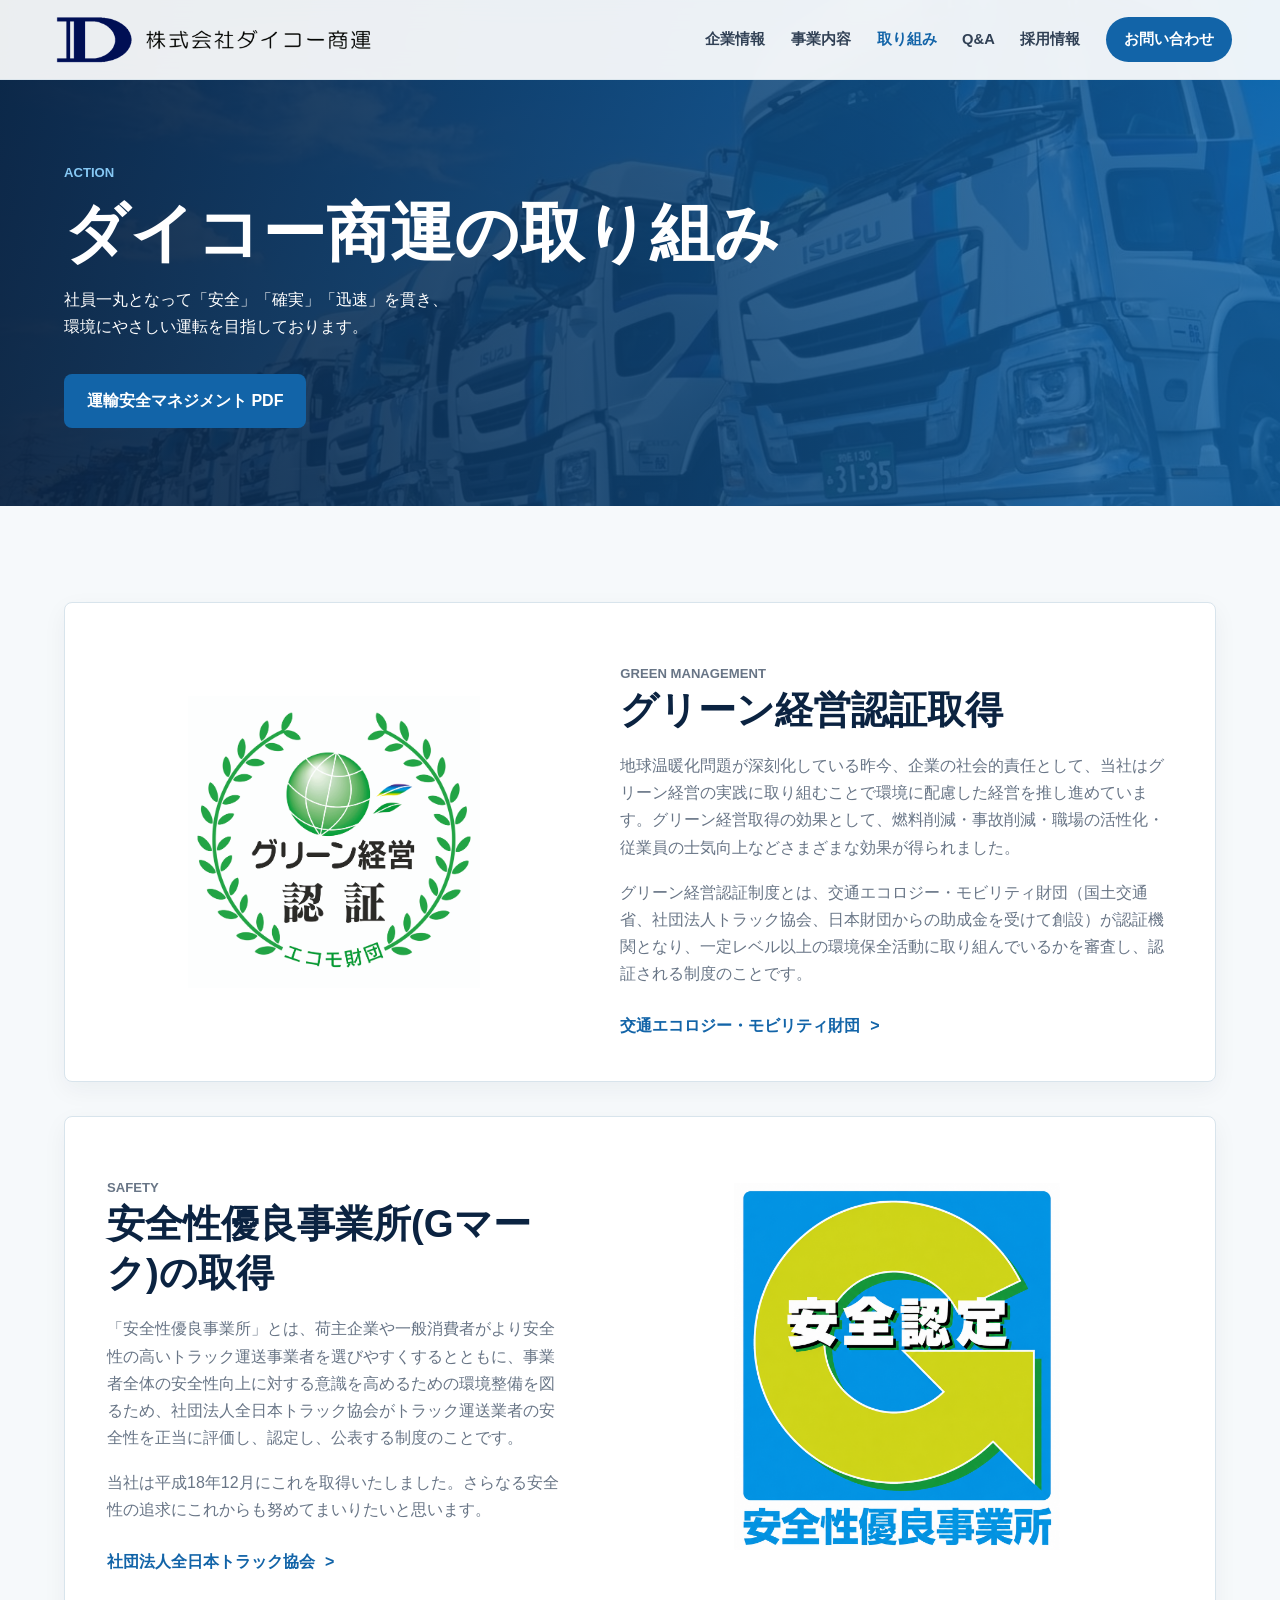
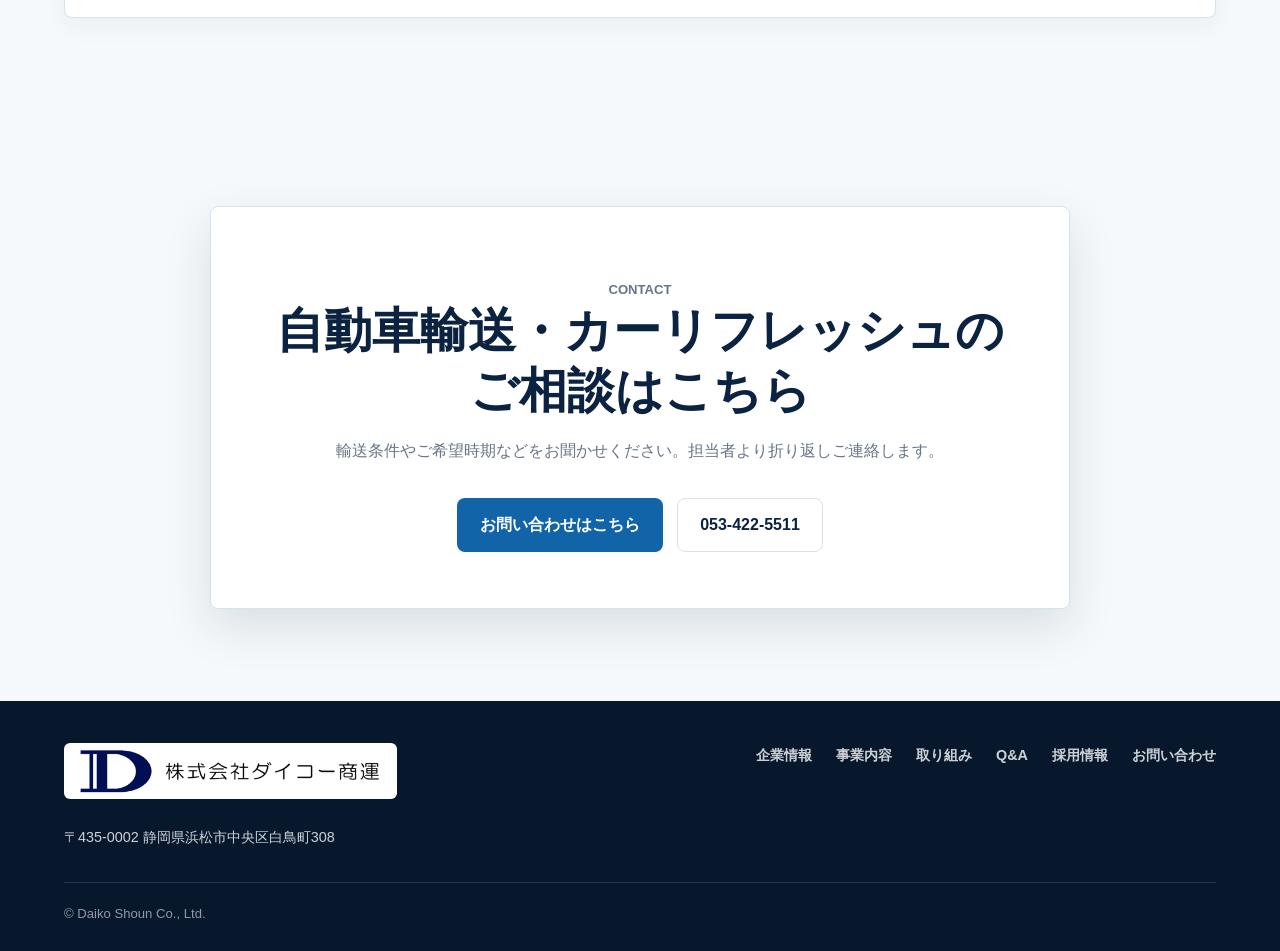
<file: action.html>
<!doctype html>
<html lang="ja">
  <head>
    <meta charset="utf-8" />
    <meta name="viewport" content="width=device-width, initial-scale=1" />
    <meta
      name="description"
      content="株式会社ダイコー商運の取り組み。グリーン経営認証、安全性優良事業所について掲載しています。"
    />
    <title>ダイコー商運の取り組み | 株式会社ダイコー商運</title>
    <link rel="stylesheet" href="styles.css" />
  </head>
  <body>
    <header class="site-header" data-header>
      <a class="brand" href="index.html" aria-label="株式会社ダイコー商運 トップページ">
        <img class="brand-logo" src="assets/logo.png" alt="株式会社ダイコー商運" />
      </a>

      <button class="nav-toggle" type="button" aria-expanded="false" aria-controls="site-nav" data-nav-toggle>
        <span></span>
        <span></span>
        <span></span>
        <span class="sr-only">メニューを開閉</span>
      </button>

      <nav class="site-nav" id="site-nav" data-nav>
        <a href="company.html">企業情報</a>
        <a href="services.html">事業内容</a>
        <a href="action.html" aria-current="page">取り組み</a>
        <a href="qa.html">Q&amp;A</a>
        <a href="https://jp.indeed.com/jobs?q=%E3%83%80%E3%82%A4%E3%82%B3%E3%83%BC%E5%95%86%E9%81%8B&l=&from=searchOnHP&vjk=17e3284cd6ede30e" target="_blank" rel="noopener">採用情報</a>
        <a class="nav-contact" href="contact.html">お問い合わせ</a>
      </nav>
    </header>

    <main>
      <section class="page-hero">
        <div class="page-hero-inner reveal">
          <p class="eyebrow">Action</p>
          <h1>ダイコー商運の取り組み</h1>
          <p>社員一丸となって「安全」「確実」「迅速」を貫き、<br />環境にやさしい運転を目指しております。</p>
          <div class="hero-actions">
            <a class="button button-primary" href="assets/unyu.pdf" target="_blank" rel="noopener">運輸安全マネジメント PDF</a>
          </div>
        </div>
      </section>

      <section class="section action-section">
        <article class="action-block reveal">
          <div class="action-image action-image-contain">
            <img src="assets/action-img01.gif" alt="グリーン経営認証取得" />
          </div>
          <div class="action-copy">
            <p class="eyebrow">Green Management</p>
            <h2>グリーン経営認証取得</h2>
            <p>地球温暖化問題が深刻化している昨今、企業の社会的責任として、当社はグリーン経営の実践に取り組むことで環境に配慮した経営を推し進めています。グリーン経営取得の効果として、燃料削減・事故削減・職場の活性化・従業員の士気向上などさまざまな効果が得られました。</p>
            <p>グリーン経営認証制度とは、交通エコロジー・モビリティ財団（国土交通省、社団法人トラック協会、日本財団からの助成金を受けて創設）が認証機関となり、一定レベル以上の環境保全活動に取り組んでいるかを審査し、認証される制度のことです。</p>
            <a class="text-link" href="http://www.ecomo.or.jp/" target="_blank" rel="noopener">交通エコロジー・モビリティ財団</a>
          </div>
        </article>

        <article class="action-block action-block-reverse reveal">
          <div class="action-image action-image-contain">
            <img src="assets/cert-gmark.png" alt="安全性優良事業所 Gマーク" />
          </div>
          <div class="action-copy">
            <p class="eyebrow">Safety</p>
            <h2>安全性優良事業所(Gマーク)の取得</h2>
            <p>「安全性優良事業所」とは、荷主企業や一般消費者がより安全性の高いトラック運送事業者を選びやすくするとともに、事業者全体の安全性向上に対する意識を高めるための環境整備を図るため、社団法人全日本トラック協会がトラック運送業者の安全性を正当に評価し、認定し、公表する制度のことです。</p>
            <p>当社は平成18年12月にこれを取得いたしました。さらなる安全性の追求にこれからも努めてまいりたいと思います。</p>
            <a class="text-link" href="http://www.jta.or.jp/" target="_blank" rel="noopener">社団法人全日本トラック協会</a>
          </div>
        </article>

      </section>

      <section class="contact-section service-contact">
        <div class="contact-inner reveal">
          <p class="eyebrow">Contact</p>
          <h2>自動車輸送・カーリフレッシュのご相談はこちら</h2>
          <p>輸送条件やご希望時期などをお聞かせください。担当者より折り返しご連絡します。</p>
          <div class="contact-actions">
            <a class="button button-primary" href="contact.html">お問い合わせはこちら</a>
            <a class="button button-secondary" href="tel:0534225511">053-422-5511</a>
          </div>
        </div>
      </section>
    </main>

    <footer class="site-footer">
      <div class="footer-inner">
        <div>
          <a class="brand brand-footer" href="index.html" aria-label="株式会社ダイコー商運 トップページ">
            <img class="brand-logo" src="assets/logo.png" alt="株式会社ダイコー商運" />
          </a>
          <p>〒435-0002 静岡県浜松市中央区白鳥町308</p>
        </div>
        <nav class="footer-nav" aria-label="フッターナビゲーション">
          <a href="company.html">企業情報</a>
          <a href="services.html">事業内容</a>
          <a href="action.html">取り組み</a>
          <a href="qa.html">Q&amp;A</a>
          <a href="https://jp.indeed.com/jobs?q=%E3%83%80%E3%82%A4%E3%82%B3%E3%83%BC%E5%95%86%E9%81%8B&l=&from=searchOnHP&vjk=17e3284cd6ede30e" target="_blank" rel="noopener">採用情報</a>
          <a href="contact.html">お問い合わせ</a>
        </nav>
      </div>
      <p class="copyright">&copy; Daiko Shoun Co., Ltd.</p>
    </footer>

    <script src="script.js?v=20260617"></script>
  </body>
</html>
</file>
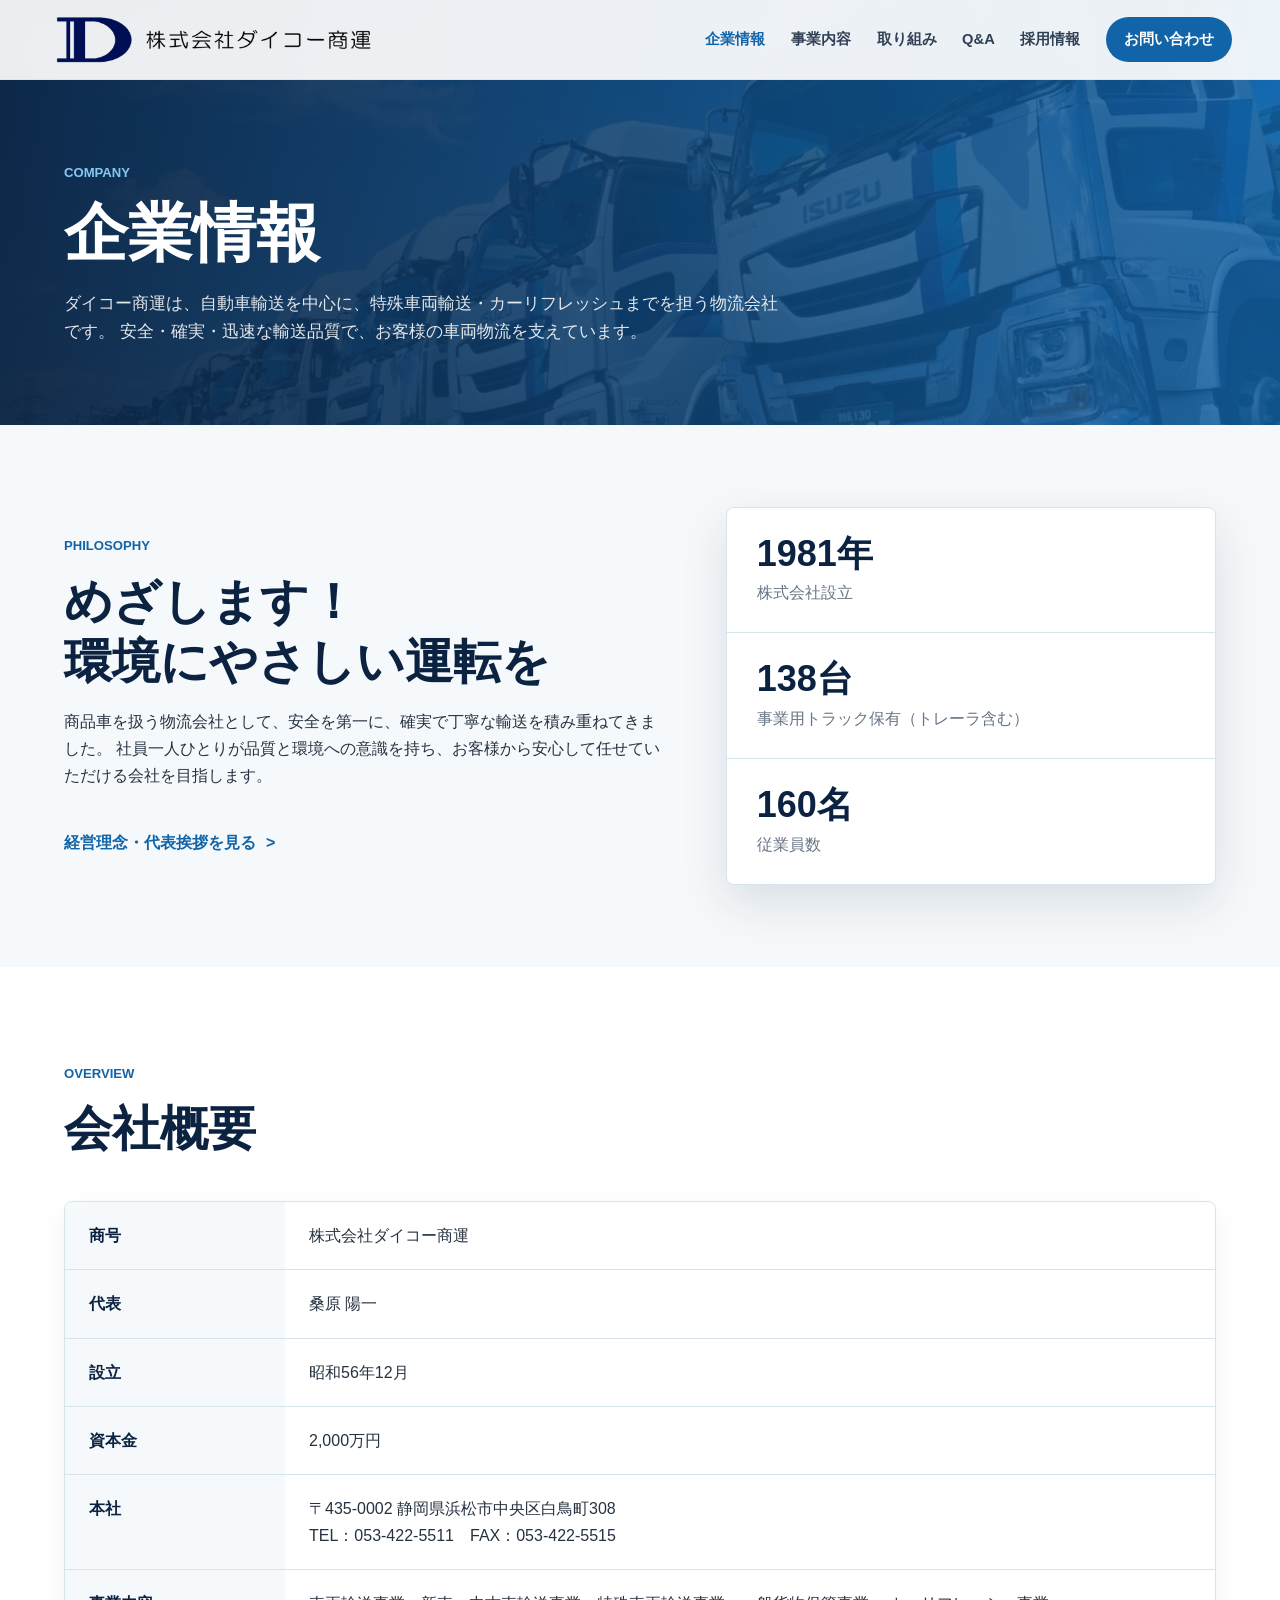
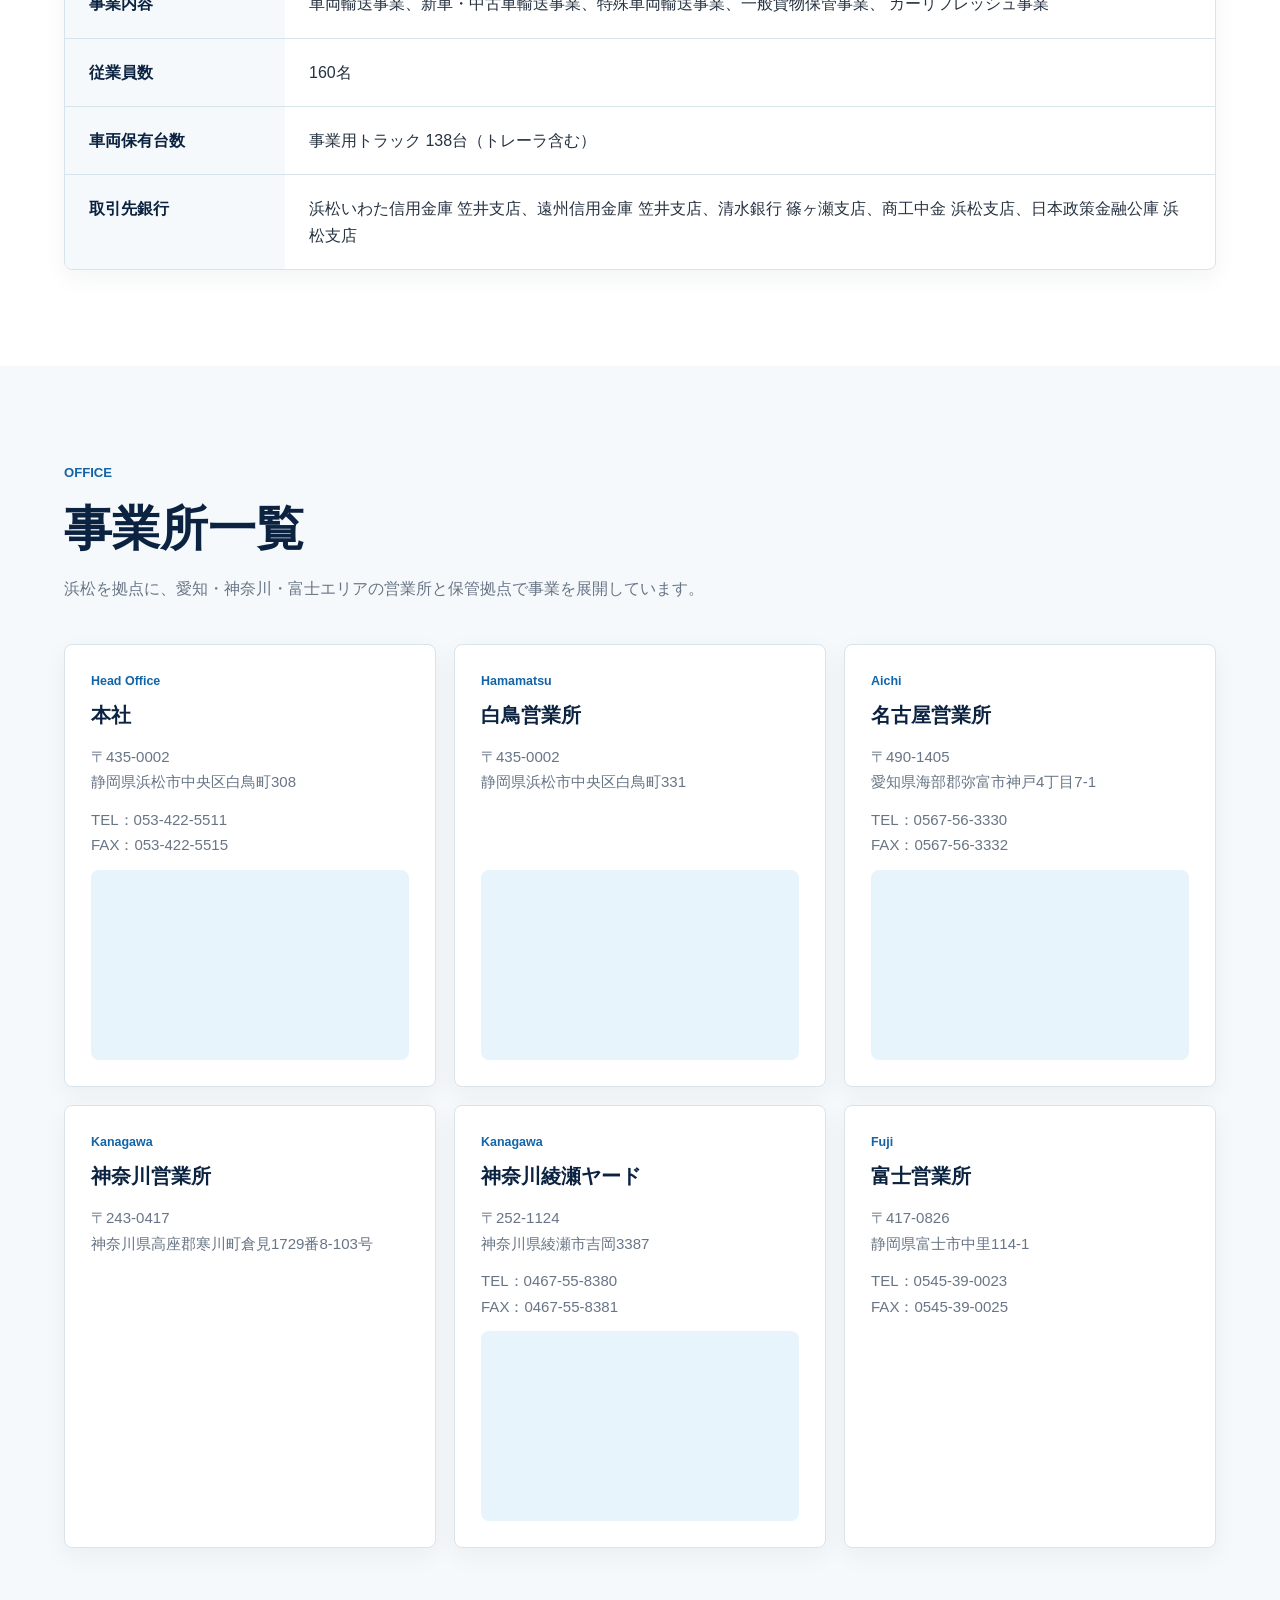
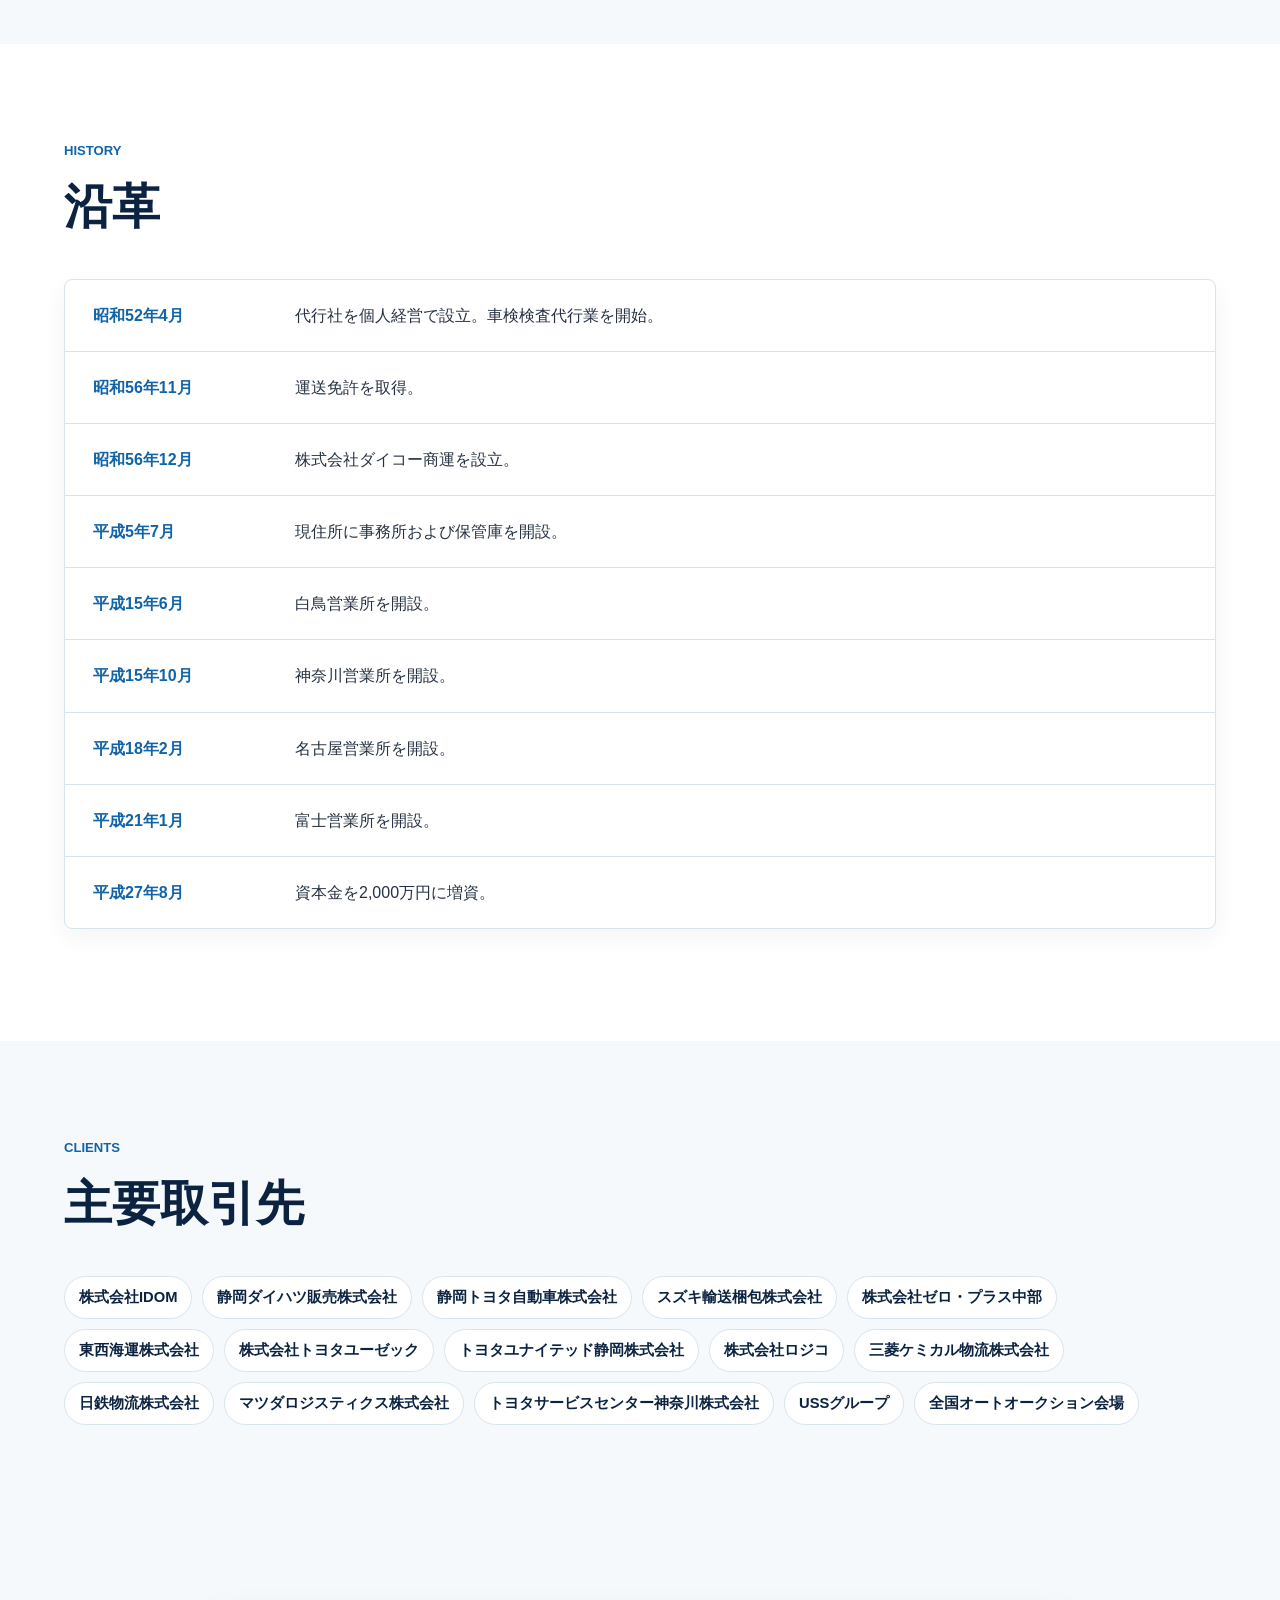
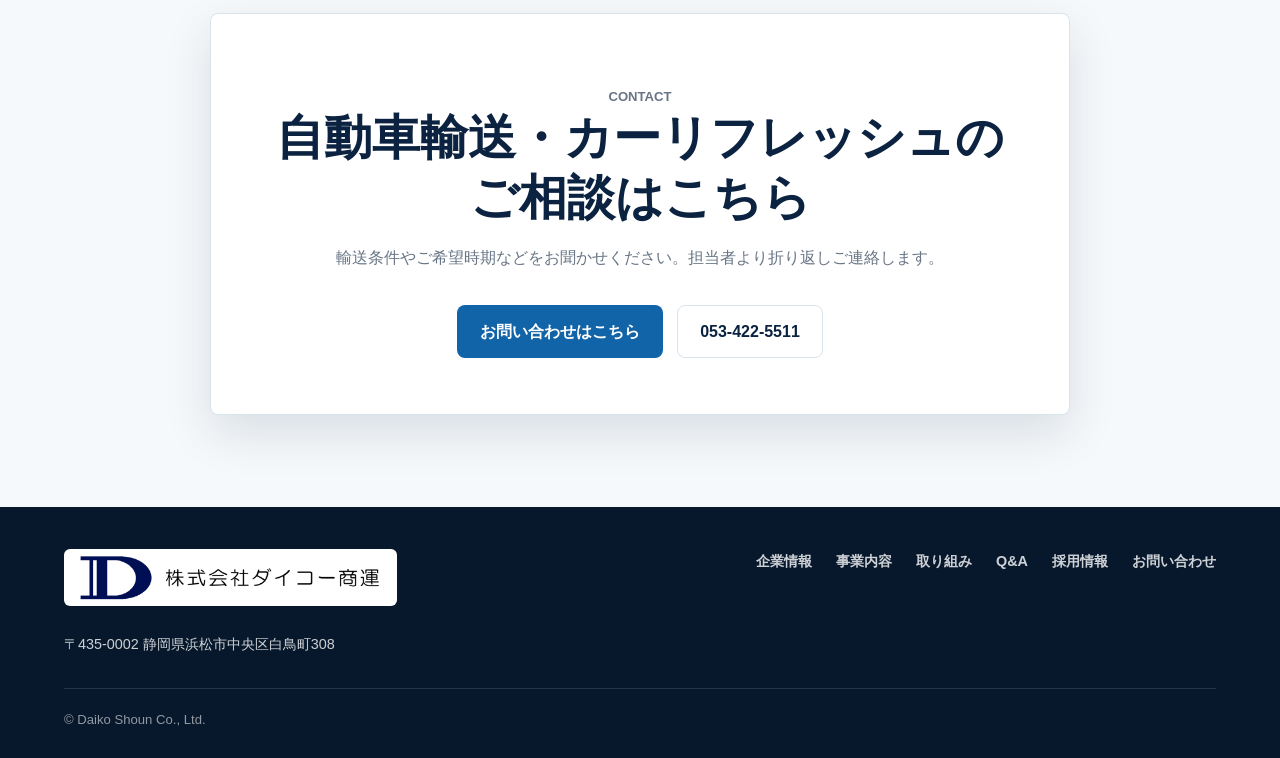
<file: company.html>
<!doctype html>
<html lang="ja">
  <head>
    <meta charset="utf-8" />
    <meta name="viewport" content="width=device-width, initial-scale=1" />
    <meta
      name="description"
      content="株式会社ダイコー商運の企業情報。会社概要、事業所、沿革、主要取引先をご紹介します。"
    />
    <title>企業情報 | 株式会社ダイコー商運</title>
    <link rel="stylesheet" href="styles.css" />
  </head>
  <body>
    <header class="site-header" data-header>
      <a class="brand" href="index.html" aria-label="株式会社ダイコー商運 トップページ">
        <img class="brand-logo" src="assets/logo.png" alt="株式会社ダイコー商運" />
      </a>

      <button class="nav-toggle" type="button" aria-expanded="false" aria-controls="site-nav" data-nav-toggle>
        <span></span>
        <span></span>
        <span></span>
        <span class="sr-only">メニューを開閉</span>
      </button>

      <nav class="site-nav" id="site-nav" data-nav>
        <a href="company.html" aria-current="page">企業情報</a>
        <a href="services.html">事業内容</a>
        <a href="action.html">取り組み</a>
        <a href="qa.html">Q&amp;A</a>
        <a href="https://jp.indeed.com/jobs?q=%E3%83%80%E3%82%A4%E3%82%B3%E3%83%BC%E5%95%86%E9%81%8B&l=&from=searchOnHP&vjk=17e3284cd6ede30e" target="_blank" rel="noopener">採用情報</a>
        <a class="nav-contact" href="contact.html">お問い合わせ</a>
      </nav>
    </header>

    <main>
      <section class="page-hero">
        <div class="page-hero-inner reveal">
          <p class="eyebrow">Company</p>
          <h1>企業情報</h1>
          <p>
            ダイコー商運は、自動車輸送を中心に、特殊車両輸送・カーリフレッシュまでを担う物流会社です。
            安全・確実・迅速な輸送品質で、お客様の車両物流を支えています。
          </p>
        </div>
      </section>

      <section class="company-intro section-light">
        <div class="company-intro-inner">
          <div class="company-message reveal">
            <p class="eyebrow">Philosophy</p>
            <h2>めざします！<br />環境にやさしい運転を</h2>
            <p>
              商品車を扱う物流会社として、安全を第一に、確実で丁寧な輸送を積み重ねてきました。
              社員一人ひとりが品質と環境への意識を持ち、お客様から安心して任せていただける会社を目指します。
            </p>
            <a class="text-link" href="greeting.html">経営理念・代表挨拶を見る</a>
          </div>
          <div class="company-stats reveal" aria-label="会社の基本情報">
            <dl>
              <div>
                <dt>1981年</dt>
                <dd>株式会社設立</dd>
              </div>
              <div>
                <dt>138台</dt>
                <dd>事業用トラック保有（トレーラ含む）</dd>
              </div>
              <div>
                <dt>160名</dt>
                <dd>従業員数</dd>
              </div>
            </dl>
          </div>
        </div>
      </section>

      <section class="section company-section" id="overview">
        <div class="section-heading reveal">
          <p class="eyebrow">Overview</p>
          <h2>会社概要</h2>
        </div>

        <div class="overview-table reveal">
          <dl>
            <div>
              <dt>商号</dt>
              <dd>株式会社ダイコー商運</dd>
            </div>
            <div>
              <dt>代表</dt>
              <dd>桑原 陽一</dd>
            </div>
            <div>
              <dt>設立</dt>
              <dd>昭和56年12月</dd>
            </div>
            <div>
              <dt>資本金</dt>
              <dd>2,000万円</dd>
            </div>
            <div>
              <dt>本社</dt>
              <dd>〒435-0002 静岡県浜松市中央区白鳥町308<br />TEL：053-422-5511　FAX：053-422-5515</dd>
            </div>
            <div>
              <dt>事業内容</dt>
              <dd>
                車両輸送事業、新車・中古車輸送事業、特殊車両輸送事業、一般貨物保管事業、
                カーリフレッシュ事業
              </dd>
            </div>
            <div>
              <dt>従業員数</dt>
              <dd>160名</dd>
            </div>
            <div>
              <dt>車両保有台数</dt>
              <dd>事業用トラック 138台（トレーラ含む）</dd>
            </div>
            <div>
              <dt>取引先銀行</dt>
              <dd>浜松いわた信用金庫 笠井支店、遠州信用金庫 笠井支店、清水銀行 篠ヶ瀬支店、商工中金 浜松支店、日本政策金融公庫 浜松支店</dd>
            </div>
          </dl>
        </div>
      </section>

      <section class="section section-light company-section" id="offices">
        <div class="section-heading reveal">
          <p class="eyebrow">Office</p>
          <h2>事業所一覧</h2>
          <p>浜松を拠点に、愛知・神奈川・富士エリアの営業所と保管拠点で事業を展開しています。</p>
        </div>

        <div class="office-grid">
          <article class="office-card reveal">
            <span>Head Office</span>
            <h3>本社</h3>
            <p>〒435-0002<br />静岡県浜松市中央区白鳥町308</p>
            <p>TEL：053-422-5511<br />FAX：053-422-5515</p>
            <iframe class="office-map" title="本社 Googleマップ" src="https://www.google.com/maps/embed?pb=!1m14!1m8!1m3!1d919.995552591989!2d137.7941268998553!3d34.743204052640365!3m2!1i1024!2i768!4f13.1!3m3!1m2!1s0x601ae0dd5b861503%3A0x13d9beb4ed116b0f!2z44OA44Kk44Kz44O85ZWG6YGL!5e0!3m2!1sja!2sus!4v1778826692499!5m2!1sja!2sus" loading="lazy" referrerpolicy="no-referrer-when-downgrade"></iframe>
          </article>
          <article class="office-card reveal">
            <span>Hamamatsu</span>
            <h3>白鳥営業所</h3>
            <p>〒435-0002<br />静岡県浜松市中央区白鳥町331</p>
            <iframe class="office-map" title="白鳥営業所 Googleマップ" src="https://www.google.com/maps/embed?pb=!1m18!1m12!1m3!1d1094.071837986172!2d137.7944852461696!3d34.742703702074984!2m3!1f0!2f0!3f0!3m2!1i1024!2i768!4f13.1!3m3!1m2!1s0x601ae0dd06d542bd%3A0x2d29a0063c9293c3!2z5pel5pys44CB44CSNDM1LTAwMDIg6Z2Z5bKh55yM5rWc5p2-5biC5Lit5aSu5Yy655m96bOl55S677yT77yT77yRIOODgOOCpOOCs-ODvOWVhumBiw!5e0!3m2!1sja!2sus!4v1778826982053!5m2!1sja!2sus" loading="lazy" referrerpolicy="no-referrer-when-downgrade"></iframe>
          </article>
          <article class="office-card reveal">
            <span>Aichi</span>
            <h3>名古屋営業所</h3>
            <p>〒490-1405<br />愛知県海部郡弥富市神戸4丁目7-1</p>
            <p>TEL：0567-56-3330<br />FAX：0567-56-3332</p>
            <iframe class="office-map" title="名古屋営業所 Googleマップ" src="https://maps.google.com/maps?q=%E6%A0%AA%E5%BC%8F%E4%BC%9A%E7%A4%BE%E3%83%80%E3%82%A4%E3%82%B3%E3%83%BC%E5%95%86%E9%81%8B%20%E5%90%8D%E5%8F%A4%E5%B1%8B%E5%96%B6%E6%A5%AD%E6%89%80%20%E6%84%9B%E7%9F%A5%E7%9C%8C%E6%B5%B7%E9%83%A8%E9%83%A1%E5%BC%A5%E5%AF%8C%E5%B8%82%E7%A5%9E%E6%88%B84%E4%B8%81%E7%9B%AE7-1&z=16&output=embed" loading="lazy" referrerpolicy="no-referrer-when-downgrade"></iframe>
          </article>
          <article class="office-card reveal">
            <span>Kanagawa</span>
            <h3>神奈川営業所</h3>
            <p>〒243-0417<br />神奈川県高座郡寒川町倉見1729番8-103号</p>
          </article>
          <article class="office-card reveal">
            <span>Kanagawa</span>
            <h3>神奈川綾瀬ヤード</h3>
            <p>〒252-1124<br />神奈川県綾瀬市吉岡3387</p>
            <p>TEL：0467-55-8380<br />FAX：0467-55-8381</p>
            <iframe class="office-map" title="神奈川綾瀬ヤード Googleマップ" src="https://www.google.com/maps/embed?pb=!1m14!1m8!1m3!1d4871.812837863234!2d139.40868699230515!3d35.41652506552287!3m2!1i1024!2i768!4f13.1!3m3!1m2!1s0x60185500127482e5%3A0xf91287935e0e50bb!2z77yI5qCq77yJ44OA44Kk44Kz44O85ZWG6YGLIOelnuWliOW3neODpOODvOODiQ!5e0!3m2!1sja!2sus!4v1778826775294!5m2!1sja!2sus" loading="lazy" referrerpolicy="no-referrer-when-downgrade"></iframe>
          </article>
          <article class="office-card reveal">
            <span>Fuji</span>
            <h3>富士営業所</h3>
            <p>〒417-0826<br />静岡県富士市中里114-1</p>
            <p>TEL：0545-39-0023<br />FAX：0545-39-0025</p>
          </article>
        </div>
      </section>

      <section class="section company-section" id="history">
        <div class="section-heading reveal">
          <p class="eyebrow">History</p>
          <h2>沿革</h2>
        </div>

        <ol class="history-list reveal">
          <li>
            <time>昭和52年4月</time>
            <p>代行社を個人経営で設立。車検検査代行業を開始。</p>
          </li>
          <li>
            <time>昭和56年11月</time>
            <p>運送免許を取得。</p>
          </li>
          <li>
            <time>昭和56年12月</time>
            <p>株式会社ダイコー商運を設立。</p>
          </li>
          <li>
            <time>平成5年7月</time>
            <p>現住所に事務所および保管庫を開設。</p>
          </li>
          <li>
            <time>平成15年6月</time>
            <p>白鳥営業所を開設。</p>
          </li>
          <li>
            <time>平成15年10月</time>
            <p>神奈川営業所を開設。</p>
          </li>
          <li>
            <time>平成18年2月</time>
            <p>名古屋営業所を開設。</p>
          </li>
          <li>
            <time>平成21年1月</time>
            <p>富士営業所を開設。</p>
          </li>
          <li>
            <time>平成27年8月</time>
            <p>資本金を2,000万円に増資。</p>
          </li>
        </ol>
      </section>

      <section class="section section-light company-section">
        <div class="section-heading reveal">
          <p class="eyebrow">Clients</p>
          <h2>主要取引先</h2>
        </div>
        <div class="client-list reveal">
          <span>株式会社IDOM</span>
          <span>静岡ダイハツ販売株式会社</span>
          <span>静岡トヨタ自動車株式会社</span>
          <span>スズキ輸送梱包株式会社</span>
          <span>株式会社ゼロ・プラス中部</span>
          <span>東西海運株式会社</span>
          <span>株式会社トヨタユーゼック</span>
          <span>トヨタユナイテッド静岡株式会社</span>
          <span>株式会社ロジコ</span>
          <span>三菱ケミカル物流株式会社</span>
          <span>日鉄物流株式会社</span>
          <span>マツダロジスティクス株式会社</span>
          <span>トヨタサービスセンター神奈川株式会社</span>
          <span>USSグループ</span>
          <span>全国オートオークション会場</span>
        </div>
      </section>

      <section class="contact-section service-contact">
        <div class="contact-inner reveal">
          <p class="eyebrow">Contact</p>
          <h2>自動車輸送・カーリフレッシュのご相談はこちら</h2>
          <p>輸送条件やご希望時期などをお聞かせください。担当者より折り返しご連絡します。</p>
          <div class="contact-actions">
            <a class="button button-primary" href="contact.html">お問い合わせはこちら</a>
            <a class="button button-secondary" href="tel:0534225511">053-422-5511</a>
          </div>
        </div>
      </section>
    </main>

    <footer class="site-footer">
      <div class="footer-inner">
        <div>
          <a class="brand brand-footer" href="index.html" aria-label="株式会社ダイコー商運 トップページ">
            <img class="brand-logo" src="assets/logo.png" alt="株式会社ダイコー商運" />
          </a>
          <p>〒435-0002 静岡県浜松市中央区白鳥町308</p>
        </div>
        <nav class="footer-nav" aria-label="フッターナビゲーション">
          <a href="company.html">企業情報</a>
          <a href="services.html">事業内容</a>
          <a href="action.html">取り組み</a>
          <a href="qa.html">Q&amp;A</a>
          <a href="https://jp.indeed.com/jobs?q=%E3%83%80%E3%82%A4%E3%82%B3%E3%83%BC%E5%95%86%E9%81%8B&l=&from=searchOnHP&vjk=17e3284cd6ede30e" target="_blank" rel="noopener">採用情報</a>
          <a href="contact.html">お問い合わせ</a>
        </nav>
      </div>
      <p class="copyright">&copy; Daiko Shoun Co., Ltd.</p>
    </footer>

    <script src="script.js?v=20260617"></script>
  </body>
</html>
</file>
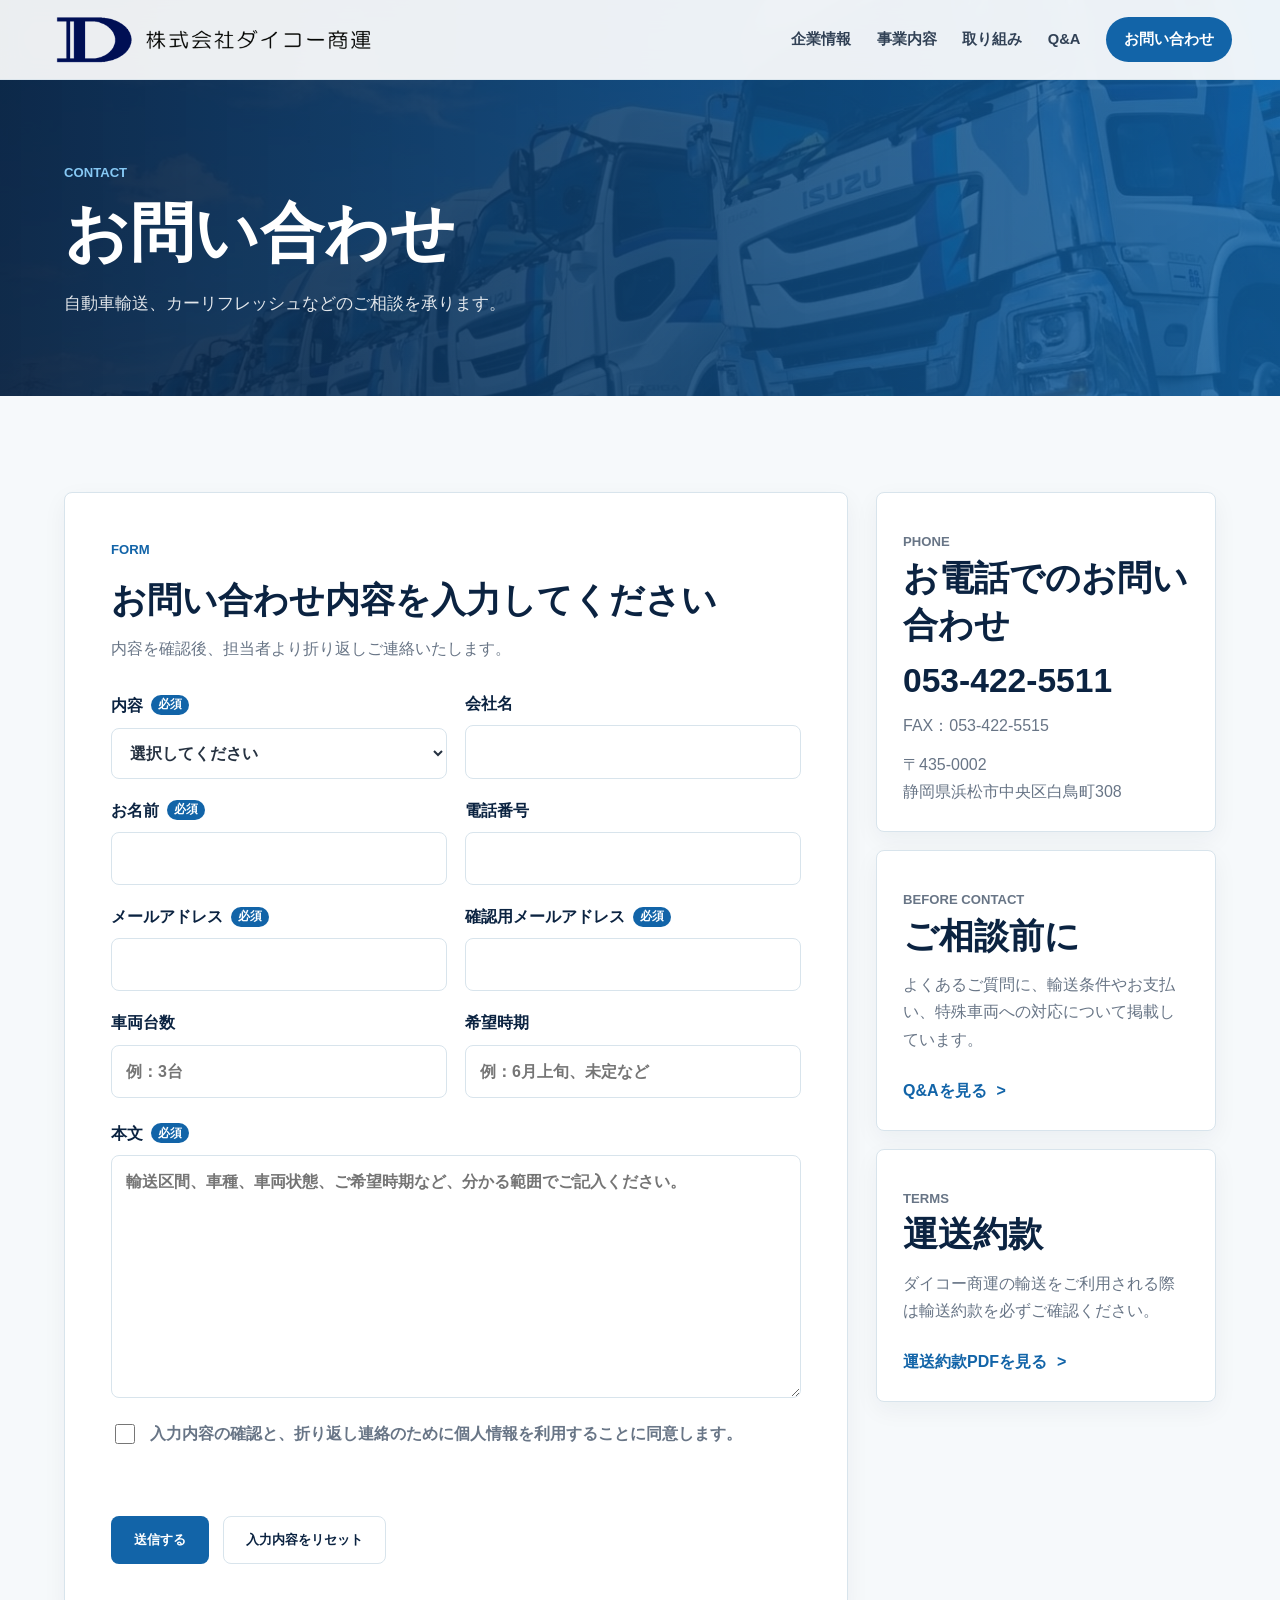
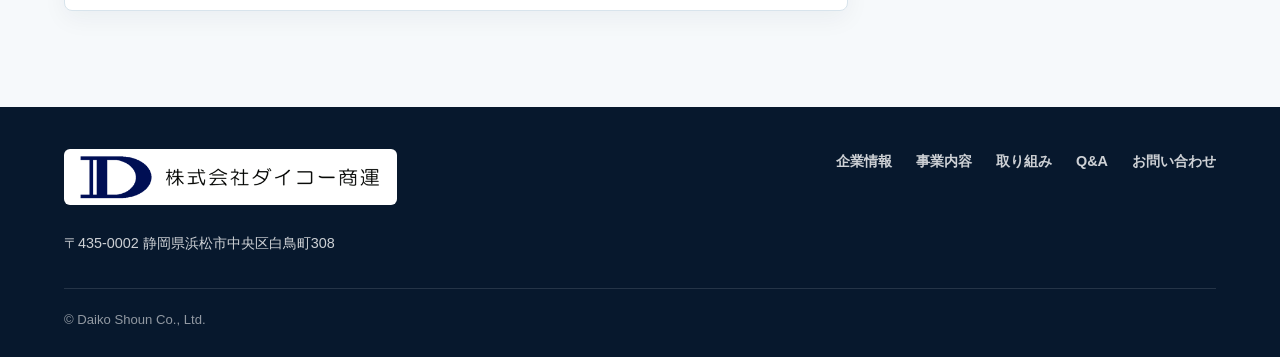
<file: contact.html>
<!doctype html>
<html lang="ja">
  <head>
    <meta charset="utf-8" />
    <meta name="viewport" content="width=device-width, initial-scale=1" />
    <meta name="description" content="株式会社ダイコー商運へのお問い合わせページです。自動車輸送、カーリフレッシュなどのご相談を承ります。" />
    <title>お問い合わせ | 株式会社ダイコー商運</title>
    <link rel="stylesheet" href="styles.css" />
  </head>
  <body>
    <header class="site-header" data-header>
      <a class="brand" href="index.html" aria-label="株式会社ダイコー商運 トップページ">
        <img class="brand-logo" src="assets/logo.png" alt="株式会社ダイコー商運" />
      </a>

      <button class="nav-toggle" type="button" aria-expanded="false" aria-controls="site-nav" data-nav-toggle>
        <span></span>
        <span></span>
        <span></span>
        <span class="sr-only">メニューを開閉</span>
      </button>

      <nav class="site-nav" id="site-nav" data-nav>
        <a href="company.html">企業情報</a>
        <a href="services.html">事業内容</a>
        <a href="action.html">取り組み</a>
        <a href="qa.html">Q&amp;A</a>
        <a class="nav-contact" href="contact.html" aria-current="page">お問い合わせ</a>
      </nav>
    </header>

    <main>
      <section class="page-hero">
        <div class="page-hero-inner reveal">
          <p class="eyebrow">Contact</p>
          <h1>お問い合わせ</h1>
          <p>自動車輸送、カーリフレッシュなどのご相談を承ります。</p>
        </div>
      </section>

      <section class="section contact-page-section">
        <div class="contact-page-layout">
          <div class="contact-form-card reveal">
            <div class="form-heading">
              <p class="eyebrow">Form</p>
              <h2>お問い合わせ内容を入力してください</h2>
              <p>内容を確認後、担当者より折り返しご連絡いたします。</p>
            </div>

            <form class="contact-form" data-contact-form>
              <div class="form-grid">
                <label>
                  <span>内容 <strong>必須</strong></span>
                  <select name="category" required>
                    <option value="">選択してください</option>
                    <option value="新車輸送について">新車輸送について</option>
                    <option value="一般中古車輸送について">一般中古車輸送について</option>
                    <option value="特殊車両輸送について">特殊車両輸送について</option>
                    <option value="カーリフレッシュについて">カーリフレッシュについて</option>
                    <option value="採用について">採用について</option>
                    <option value="その他">その他</option>
                  </select>
                </label>

                <label>
                  <span>会社名</span>
                  <input type="text" name="company" autocomplete="organization" />
                </label>

                <label>
                  <span>お名前 <strong>必須</strong></span>
                  <input type="text" name="name" autocomplete="name" required />
                </label>

                <label>
                  <span>電話番号</span>
                  <input type="tel" name="tel" autocomplete="tel" />
                </label>

                <label>
                  <span>メールアドレス <strong>必須</strong></span>
                  <input type="email" name="email" autocomplete="email" required />
                </label>

                <label>
                  <span>確認用メールアドレス <strong>必須</strong></span>
                  <input type="email" name="emailConfirm" autocomplete="email" required />
                </label>

                <label>
                  <span>車両台数</span>
                  <input type="text" name="vehicleCount" placeholder="例：3台" />
                </label>

                <label>
                  <span>希望時期</span>
                  <input type="text" name="schedule" placeholder="例：6月上旬、未定など" />
                </label>
              </div>

              <label>
                <span>本文 <strong>必須</strong></span>
                <textarea name="message" rows="8" required placeholder="輸送区間、車種、車両状態、ご希望時期など、分かる範囲でご記入ください。"></textarea>
              </label>

              <label class="privacy-check">
                <input type="checkbox" name="privacy" required />
                <span>入力内容の確認と、折り返し連絡のために個人情報を利用することに同意します。</span>
              </label>

              <p class="form-status" data-form-status role="status" aria-live="polite"></p>

              <div class="form-actions">
                <button class="button button-primary" type="submit">送信する</button>
                <button class="button button-secondary" type="reset">入力内容をリセット</button>
              </div>
            </form>
          </div>

          <aside class="contact-side reveal">
            <div class="contact-side-card">
              <p class="eyebrow">Phone</p>
              <h2>お電話でのお問い合わせ</h2>
              <a class="phone-link" href="tel:0534225511">053-422-5511</a>
              <p>FAX：053-422-5515</p>
              <p>〒435-0002<br />静岡県浜松市中央区白鳥町308</p>
            </div>

            <div class="contact-side-card">
              <p class="eyebrow">Before Contact</p>
              <h2>ご相談前に</h2>
              <p>よくあるご質問に、輸送条件やお支払い、特殊車両への対応について掲載しています。</p>
              <a class="text-link" href="qa.html">Q&amp;Aを見る</a>
            </div>

            <div class="contact-side-card">
              <p class="eyebrow">Terms</p>
              <h2>運送約款</h2>
              <p>ダイコー商運の輸送をご利用される際は輸送約款を必ずご確認ください。</p>
              <a class="text-link" href="assets/transport-terms.pdf" target="_blank" rel="noopener">運送約款PDFを見る</a>
            </div>
          </aside>
        </div>
      </section>
    </main>

    <footer class="site-footer">
      <div class="footer-inner">
        <div>
          <a class="brand brand-footer" href="index.html" aria-label="株式会社ダイコー商運 トップページ">
            <img class="brand-logo" src="assets/logo.png" alt="株式会社ダイコー商運" />
          </a>
          <p>〒435-0002 静岡県浜松市中央区白鳥町308</p>
        </div>
        <nav class="footer-nav" aria-label="フッターナビゲーション">
          <a href="company.html">企業情報</a>
          <a href="services.html">事業内容</a>
          <a href="action.html">取り組み</a>
          <a href="qa.html">Q&amp;A</a>
          <a href="contact.html">お問い合わせ</a>
        </nav>
      </div>
      <p class="copyright">&copy; Daiko Shoun Co., Ltd.</p>
    </footer>

    <script src="script.js?v=20260617"></script>
  </body>
</html>
</file>
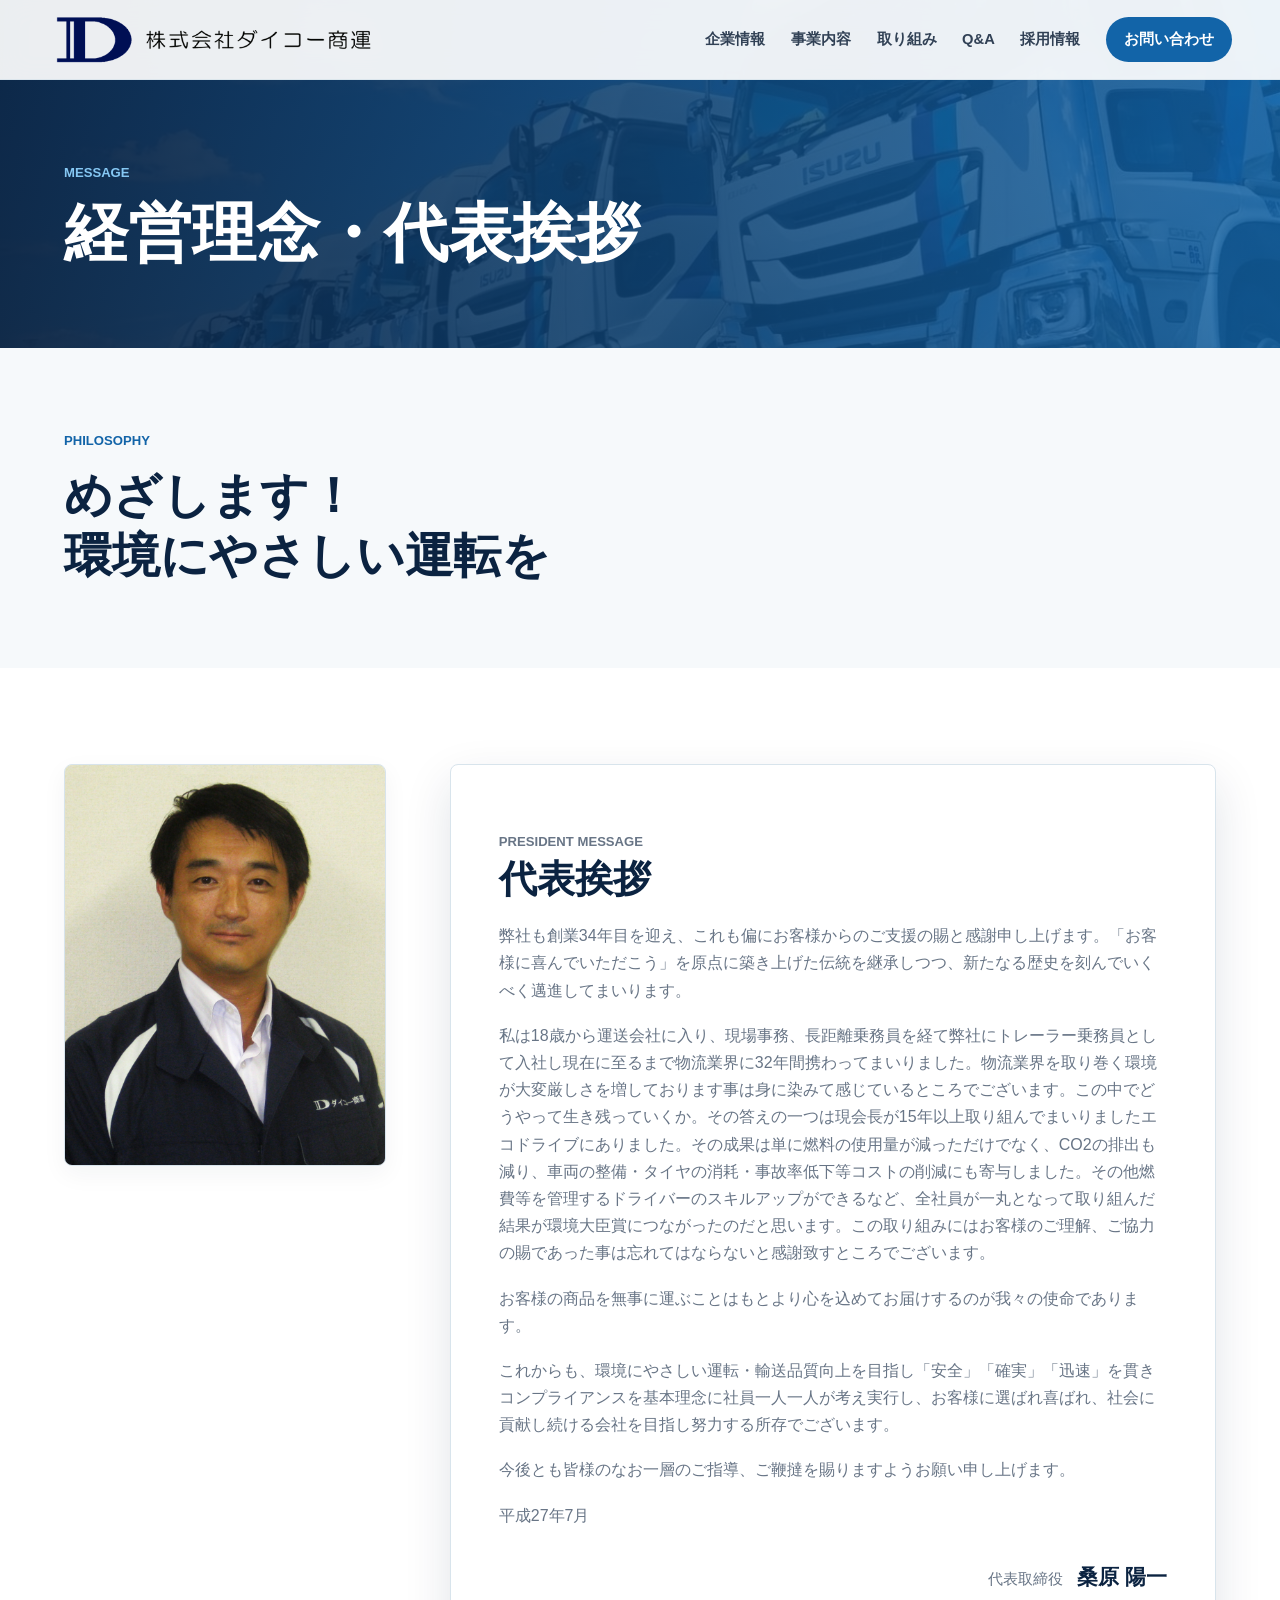
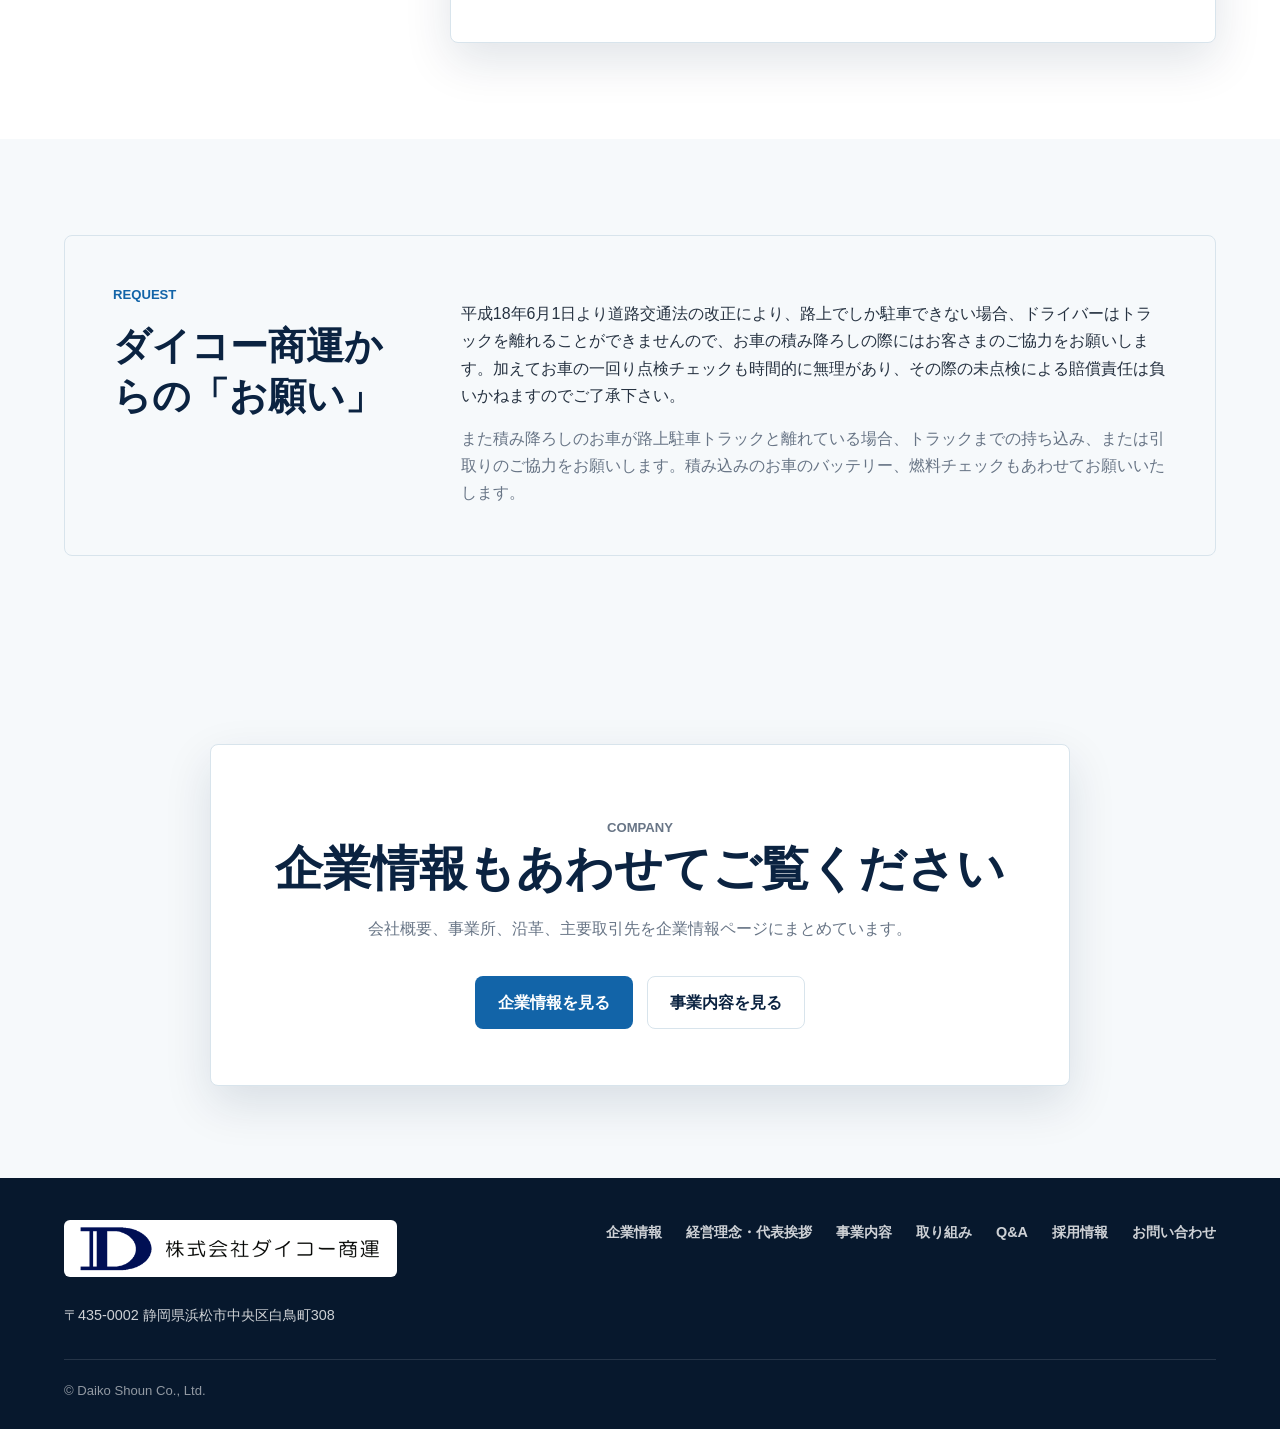
<file: greeting.html>
<!doctype html>
<html lang="ja">
  <head>
    <meta charset="utf-8" />
    <meta name="viewport" content="width=device-width, initial-scale=1" />
    <meta
      name="description"
      content="株式会社ダイコー商運の経営理念と代表挨拶。現行ホームページの文章を掲載しています。"
    />
    <title>経営理念・代表挨拶 | 株式会社ダイコー商運</title>
    <link rel="stylesheet" href="styles.css" />
  </head>
  <body>
    <header class="site-header" data-header>
      <a class="brand" href="index.html" aria-label="株式会社ダイコー商運 トップページ">
        <img class="brand-logo" src="assets/logo.png" alt="株式会社ダイコー商運" />
      </a>

      <button class="nav-toggle" type="button" aria-expanded="false" aria-controls="site-nav" data-nav-toggle>
        <span></span>
        <span></span>
        <span></span>
        <span class="sr-only">メニューを開閉</span>
      </button>

      <nav class="site-nav" id="site-nav" data-nav>
        <a href="company.html">企業情報</a>
        <a href="services.html">事業内容</a>
        <a href="action.html">取り組み</a>
        <a href="qa.html">Q&amp;A</a>
        <a href="https://jp.indeed.com/jobs?q=%E3%83%80%E3%82%A4%E3%82%B3%E3%83%BC%E5%95%86%E9%81%8B&l=&from=searchOnHP&vjk=17e3284cd6ede30e" target="_blank" rel="noopener">採用情報</a>
        <a class="nav-contact" href="contact.html">お問い合わせ</a>
      </nav>
    </header>

    <main>
      <section class="page-hero">
        <div class="page-hero-inner reveal">
          <p class="eyebrow">Message</p>
          <h1>経営理念・代表挨拶</h1>
        </div>
      </section>

      <section class="message-lead section-light">
        <div class="message-lead-inner reveal">
          <p class="eyebrow">Philosophy</p>
          <h2>めざします！<br />環境にやさしい運転を</h2>
        </div>
      </section>

      <section class="section message-section">
        <div class="message-profile reveal">
          <div class="message-photo">
            <img src="assets/president-photo.jpg" alt="株式会社ダイコー商運 代表取締役 桑原陽一" />
          </div>
          <div class="message-card">
            <p class="eyebrow">President Message</p>
            <h2>代表挨拶</h2>
            <p>弊社も創業34年目を迎え、これも偏にお客様からのご支援の賜と感謝申し上げます。「お客様に喜んでいただこう」を原点に築き上げた伝統を継承しつつ、新たなる歴史を刻んでいくべく邁進してまいります。</p>
            <p>私は18歳から運送会社に入り、現場事務、長距離乗務員を経て弊社にトレーラー乗務員として入社し現在に至るまで物流業界に32年間携わってまいりました。物流業界を取り巻く環境が大変厳しさを増しております事は身に染みて感じているところでございます。この中でどうやって生き残っていくか。その答えの一つは現会長が15年以上取り組んでまいりましたエコドライブにありました。その成果は単に燃料の使用量が減っただけでなく、CO2の排出も減り、車両の整備・タイヤの消耗・事故率低下等コストの削減にも寄与しました。その他燃費等を管理するドライバーのスキルアップができるなど、全社員が一丸となって取り組んだ結果が環境大臣賞につながったのだと思います。この取り組みにはお客様のご理解、ご協力の賜であった事は忘れてはならないと感謝致すところでございます。</p>
            <p>お客様の商品を無事に運ぶことはもとより心を込めてお届けするのが我々の使命であります。</p>
            <p>これからも、環境にやさしい運転・輸送品質向上を目指し「安全」「確実」「迅速」を貫きコンプライアンスを基本理念に社員一人一人が考え実行し、お客様に選ばれ喜ばれ、社会に貢献し続ける会社を目指し努力する所存でございます。</p>
            <p>今後とも皆様のなお一層のご指導、ご鞭撻を賜りますようお願い申し上げます。</p>
            <p>平成27年7月</p>
            <div class="signature">
              <span>代表取締役</span>
              <strong>桑原 陽一</strong>
            </div>
          </div>
        </div>
      </section>

      <section class="section section-light message-section">
        <div class="request-box reveal">
          <div>
            <p class="eyebrow">Request</p>
            <h2>ダイコー商運からの「お願い」</h2>
          </div>
          <div>
            <p>平成18年6月1日より道路交通法の改正により、路上でしか駐車できない場合、ドライバーはトラックを離れることができませんので、お車の積み降ろしの際にはお客さまのご協力をお願いします。加えてお車の一回り点検チェックも時間的に無理があり、その際の未点検による賠償責任は負いかねますのでご了承下さい。</p>
            <p>また積み降ろしのお車が路上駐車トラックと離れている場合、トラックまでの持ち込み、または引取りのご協力をお願いします。積み込みのお車のバッテリー、燃料チェックもあわせてお願いいたします。</p>
          </div>
        </div>
      </section>

      <section class="contact-section service-contact">
        <div class="contact-inner reveal">
          <p class="eyebrow">Company</p>
          <h2>企業情報もあわせてご覧ください</h2>
          <p>会社概要、事業所、沿革、主要取引先を企業情報ページにまとめています。</p>
          <div class="contact-actions">
            <a class="button button-primary" href="company.html">企業情報を見る</a>
            <a class="button button-secondary" href="services.html">事業内容を見る</a>
          </div>
        </div>
      </section>
    </main>

    <footer class="site-footer">
      <div class="footer-inner">
        <div>
          <a class="brand brand-footer" href="index.html" aria-label="株式会社ダイコー商運 トップページ">
            <img class="brand-logo" src="assets/logo.png" alt="株式会社ダイコー商運" />
          </a>
          <p>〒435-0002 静岡県浜松市中央区白鳥町308</p>
        </div>
        <nav class="footer-nav" aria-label="フッターナビゲーション">
          <a href="company.html">企業情報</a>
          <a href="greeting.html">経営理念・代表挨拶</a>
          <a href="services.html">事業内容</a>
          <a href="action.html">取り組み</a>
          <a href="qa.html">Q&amp;A</a>
          <a href="https://jp.indeed.com/jobs?q=%E3%83%80%E3%82%A4%E3%82%B3%E3%83%BC%E5%95%86%E9%81%8B&l=&from=searchOnHP&vjk=17e3284cd6ede30e" target="_blank" rel="noopener">採用情報</a>
          <a href="contact.html">お問い合わせ</a>
        </nav>
      </div>
      <p class="copyright">&copy; Daiko Shoun Co., Ltd.</p>
    </footer>

    <script src="script.js?v=20260617"></script>
  </body>
</html>
</file>
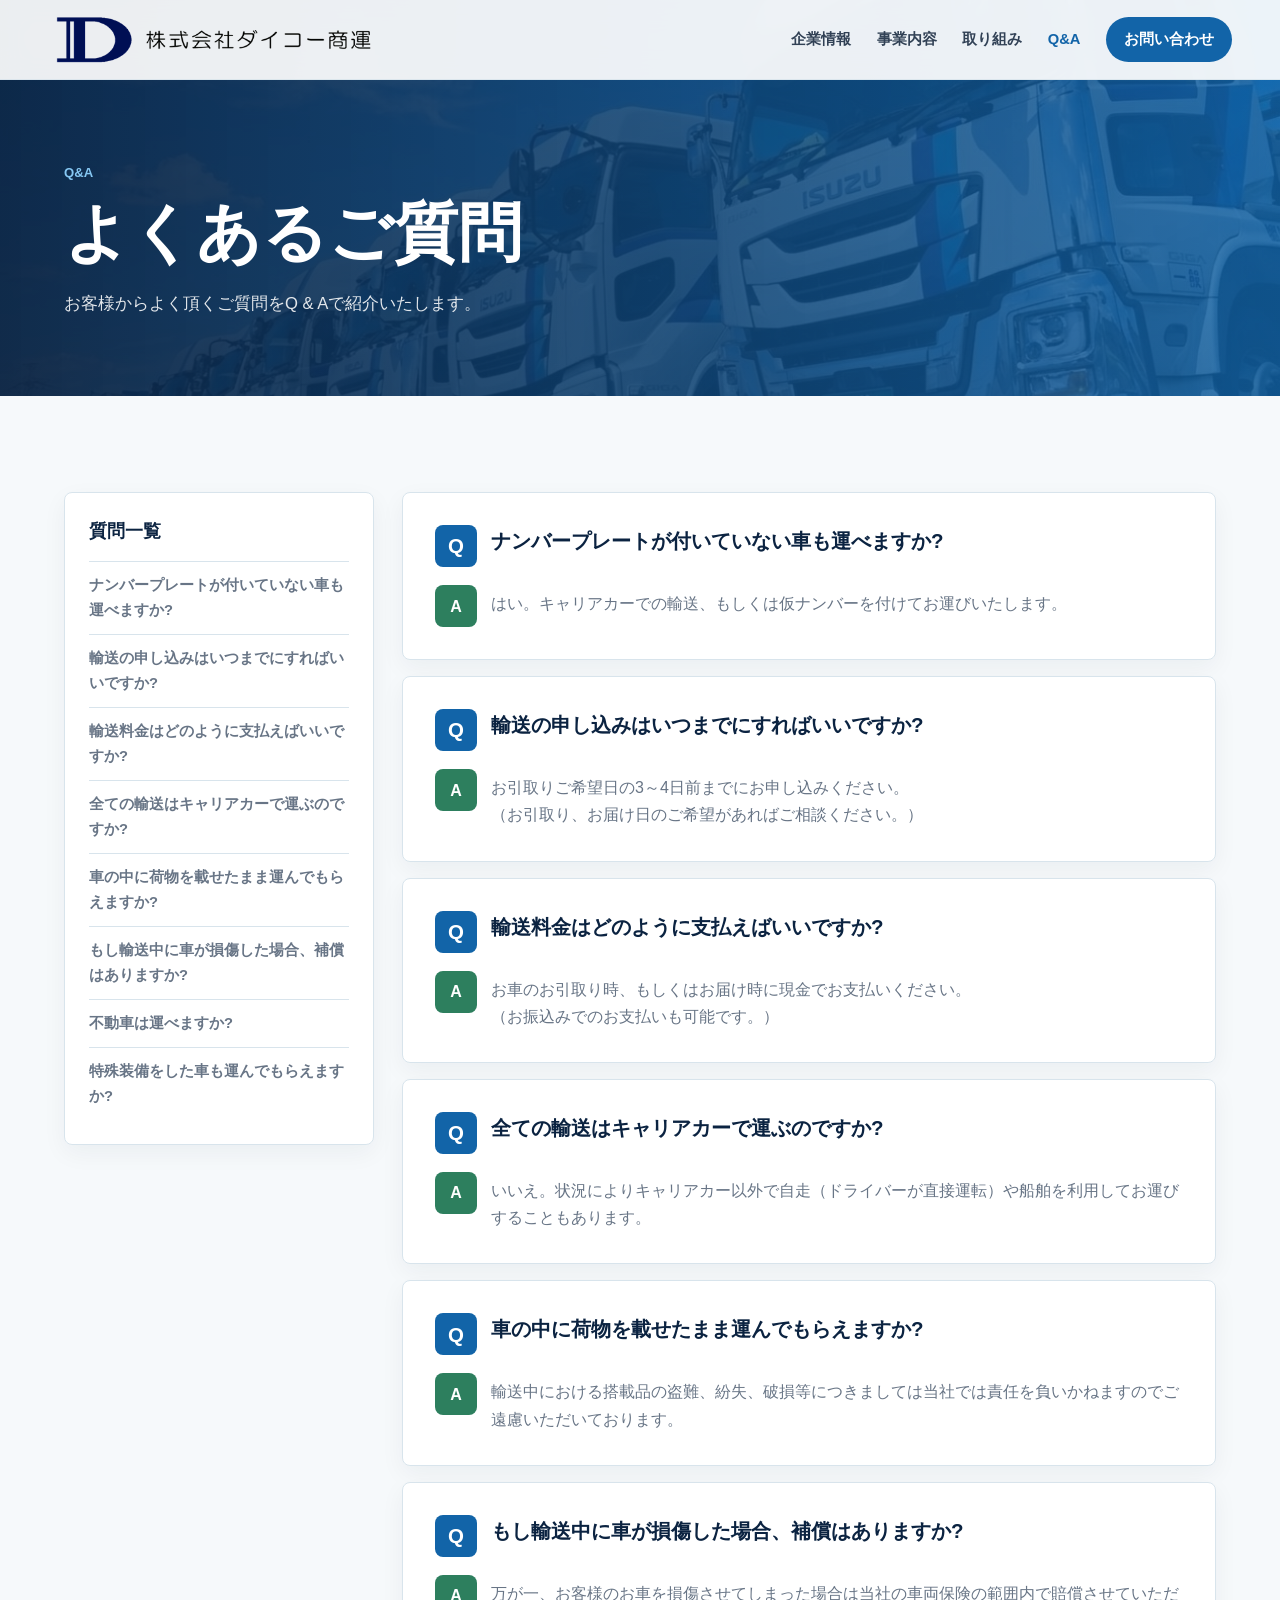
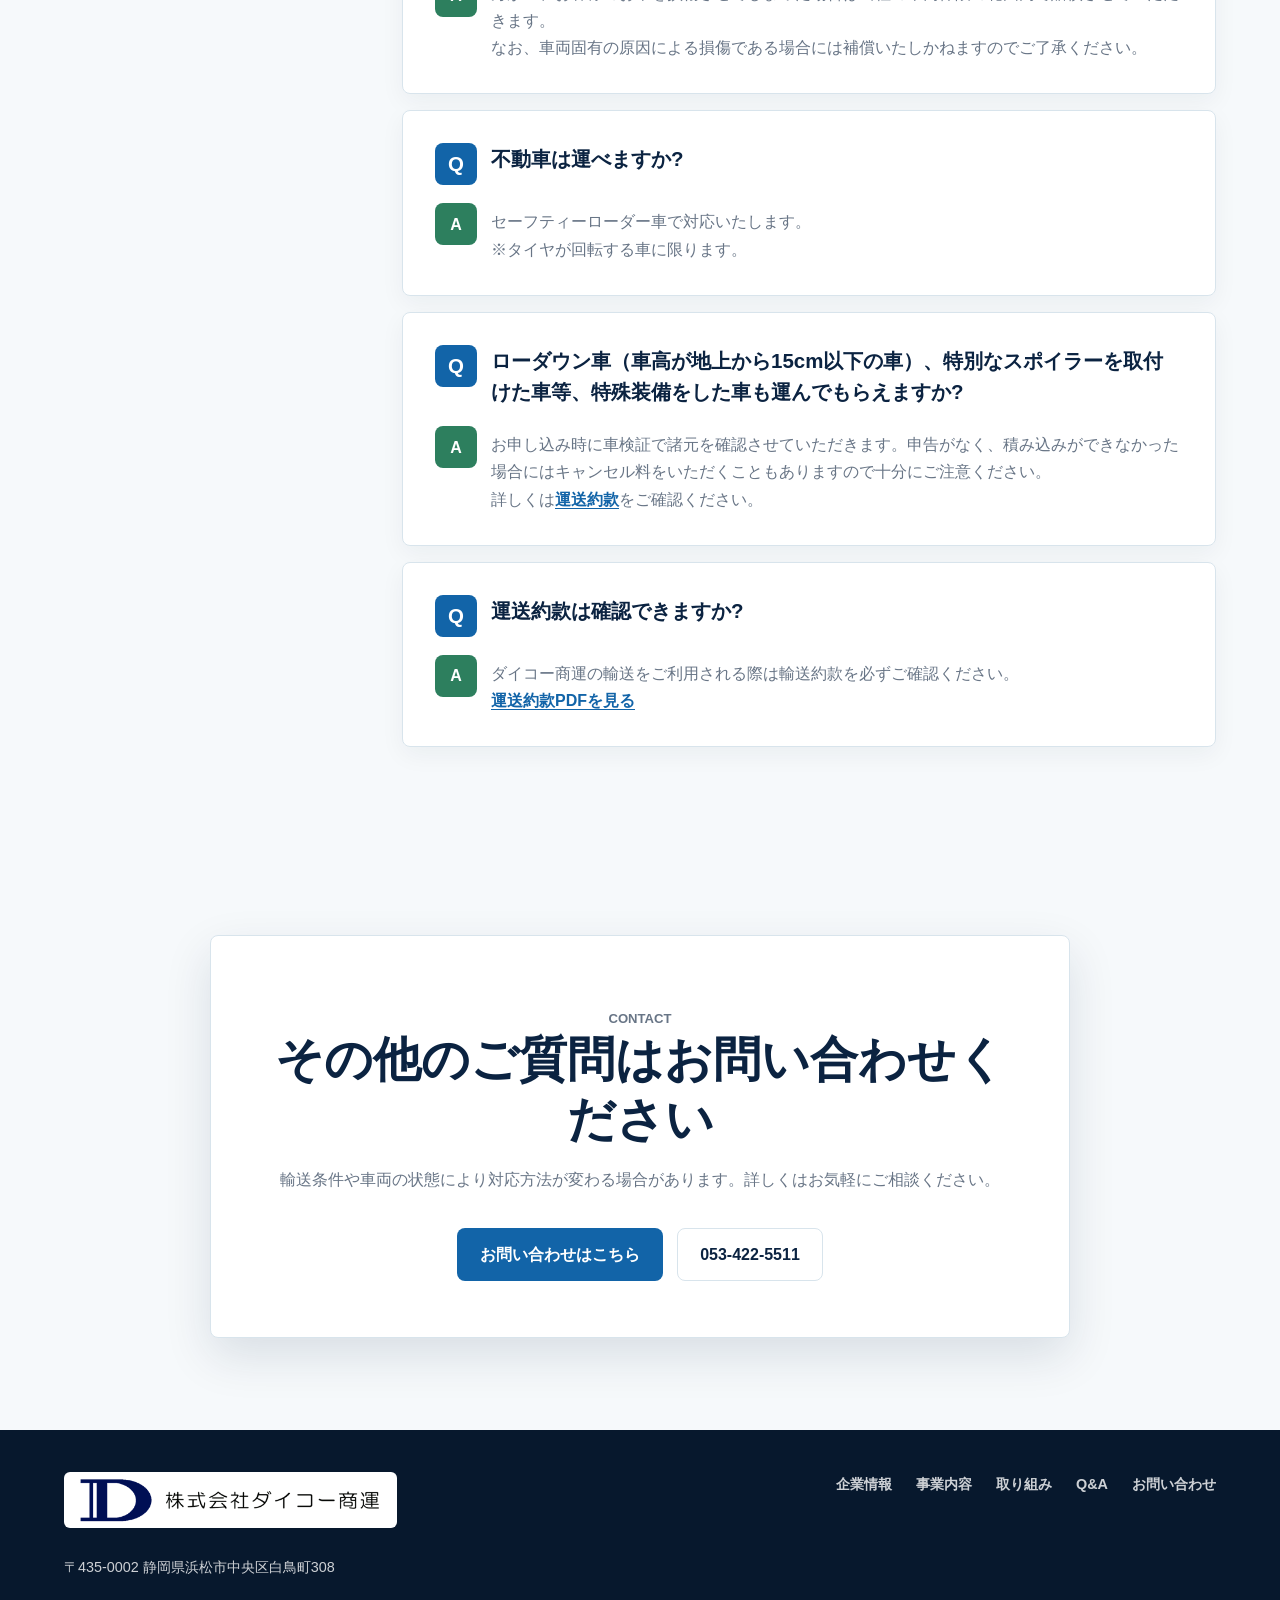
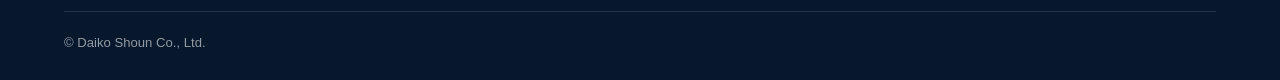
<file: qa.html>
<!doctype html>
<html lang="ja">
  <head>
    <meta charset="utf-8" />
    <meta name="viewport" content="width=device-width, initial-scale=1" />
    <meta name="description" content="株式会社ダイコー商運によく寄せられるご質問と回答を掲載しています。" />
    <title>よくあるご質問 | 株式会社ダイコー商運</title>
    <link rel="stylesheet" href="styles.css" />
  </head>
  <body>
    <header class="site-header" data-header>
      <a class="brand" href="index.html" aria-label="株式会社ダイコー商運 トップページ">
        <img class="brand-logo" src="assets/logo.png" alt="株式会社ダイコー商運" />
      </a>

      <button class="nav-toggle" type="button" aria-expanded="false" aria-controls="site-nav" data-nav-toggle>
        <span></span>
        <span></span>
        <span></span>
        <span class="sr-only">メニューを開閉</span>
      </button>

      <nav class="site-nav" id="site-nav" data-nav>
        <a href="company.html">企業情報</a>
        <a href="services.html">事業内容</a>
        <a href="action.html">取り組み</a>
        <a href="qa.html" aria-current="page">Q&amp;A</a>
        <a class="nav-contact" href="contact.html">お問い合わせ</a>
      </nav>
    </header>

    <main>
      <section class="page-hero">
        <div class="page-hero-inner reveal">
          <p class="eyebrow">Q&amp;A</p>
          <h1>よくあるご質問</h1>
          <p>お客様からよく頂くご質問をQ &amp; Aで紹介いたします。</p>
        </div>
      </section>

      <section class="section qa-section">
        <div class="qa-layout">
          <aside class="qa-index reveal" aria-label="質問一覧">
            <h2>質問一覧</h2>
            <a href="#qa-01">ナンバープレートが付いていない車も運べますか?</a>
            <a href="#qa-02">輸送の申し込みはいつまでにすればいいですか?</a>
            <a href="#qa-03">輸送料金はどのように支払えばいいですか?</a>
            <a href="#qa-04">全ての輸送はキャリアカーで運ぶのですか?</a>
            <a href="#qa-05">車の中に荷物を載せたまま運んでもらえますか?</a>
            <a href="#qa-06">もし輸送中に車が損傷した場合、補償はありますか?</a>
            <a href="#qa-07">不動車は運べますか?</a>
            <a href="#qa-08">特殊装備をした車も運んでもらえますか?</a>
          </aside>

          <div class="qa-list">
            <article class="qa-item reveal" id="qa-01">
              <h2><span>Q</span>ナンバープレートが付いていない車も運べますか?</h2>
              <div class="qa-answer">
                <span>A</span>
                <p>はい。キャリアカーでの輸送、もしくは仮ナンバーを付けてお運びいたします。</p>
              </div>
            </article>

            <article class="qa-item reveal" id="qa-02">
              <h2><span>Q</span>輸送の申し込みはいつまでにすればいいですか?</h2>
              <div class="qa-answer">
                <span>A</span>
                <p>お引取りご希望日の3～4日前までにお申し込みください。<br />（お引取り、お届け日のご希望があればご相談ください。）</p>
              </div>
            </article>

            <article class="qa-item reveal" id="qa-03">
              <h2><span>Q</span>輸送料金はどのように支払えばいいですか?</h2>
              <div class="qa-answer">
                <span>A</span>
                <p>お車のお引取り時、もしくはお届け時に現金でお支払いください。<br />（お振込みでのお支払いも可能です。）</p>
              </div>
            </article>

            <article class="qa-item reveal" id="qa-04">
              <h2><span>Q</span>全ての輸送はキャリアカーで運ぶのですか?</h2>
              <div class="qa-answer">
                <span>A</span>
                <p>いいえ。状況によりキャリアカー以外で自走（ドライバーが直接運転）や船舶を利用してお運びすることもあります。</p>
              </div>
            </article>

            <article class="qa-item reveal" id="qa-05">
              <h2><span>Q</span>車の中に荷物を載せたまま運んでもらえますか?</h2>
              <div class="qa-answer">
                <span>A</span>
                <p>輸送中における搭載品の盗難、紛失、破損等につきましては当社では責任を負いかねますのでご遠慮いただいております。</p>
              </div>
            </article>

            <article class="qa-item reveal" id="qa-06">
              <h2><span>Q</span>もし輸送中に車が損傷した場合、補償はありますか?</h2>
              <div class="qa-answer">
                <span>A</span>
                <p>万が一、お客様のお車を損傷させてしまった場合は当社の車両保険の範囲内で賠償させていただきます。<br />なお、車両固有の原因による損傷である場合には補償いたしかねますのでご了承ください。</p>
              </div>
            </article>

            <article class="qa-item reveal" id="qa-07">
              <h2><span>Q</span>不動車は運べますか?</h2>
              <div class="qa-answer">
                <span>A</span>
                <p>セーフティーローダー車で対応いたします。<br />※タイヤが回転する車に限ります。</p>
              </div>
            </article>

            <article class="qa-item reveal" id="qa-08">
              <h2><span>Q</span>ローダウン車（車高が地上から15cm以下の車）、特別なスポイラーを取付けた車等、特殊装備をした車も運んでもらえますか?</h2>
              <div class="qa-answer">
                <span>A</span>
                <p>お申し込み時に車検証で諸元を確認させていただきます。申告がなく、積み込みができなかった場合にはキャンセル料をいただくこともありますので十分にご注意ください。<br />詳しくは<a href="assets/transport-terms.pdf" target="_blank" rel="noopener">運送約款</a>をご確認ください。</p>
              </div>
            </article>

            <article class="qa-item reveal">
              <h2><span>Q</span>運送約款は確認できますか?</h2>
              <div class="qa-answer">
                <span>A</span>
                <p>ダイコー商運の輸送をご利用される際は輸送約款を必ずご確認ください。<br /><a href="assets/transport-terms.pdf" target="_blank" rel="noopener">運送約款PDFを見る</a></p>
              </div>
            </article>
          </div>
        </div>
      </section>

      <section class="contact-section service-contact">
        <div class="contact-inner reveal">
          <p class="eyebrow">Contact</p>
          <h2>その他のご質問はお問い合わせください</h2>
          <p>輸送条件や車両の状態により対応方法が変わる場合があります。詳しくはお気軽にご相談ください。</p>
          <div class="contact-actions">
            <a class="button button-primary" href="contact.html">お問い合わせはこちら</a>
            <a class="button button-secondary" href="tel:0534225511">053-422-5511</a>
          </div>
        </div>
      </section>
    </main>

    <footer class="site-footer">
      <div class="footer-inner">
        <div>
          <a class="brand brand-footer" href="index.html" aria-label="株式会社ダイコー商運 トップページ">
            <img class="brand-logo" src="assets/logo.png" alt="株式会社ダイコー商運" />
          </a>
          <p>〒435-0002 静岡県浜松市中央区白鳥町308</p>
        </div>
        <nav class="footer-nav" aria-label="フッターナビゲーション">
          <a href="company.html">企業情報</a>
          <a href="services.html">事業内容</a>
          <a href="action.html">取り組み</a>
          <a href="qa.html">Q&amp;A</a>
          <a href="contact.html">お問い合わせ</a>
        </nav>
      </div>
      <p class="copyright">&copy; Daiko Shoun Co., Ltd.</p>
    </footer>

    <script src="script.js?v=20260617"></script>
  </body>
</html>
</file>
<file: styles.css>
:root {
  --color-navy: #0b2341;
  --color-blue: #1264a8;
  --color-sky: #e8f4fb;
  --color-line: #d8e4ec;
  --color-text: #263241;
  --color-muted: #687586;
  --color-white: #ffffff;
  --color-accent: #2d7f5e;
  --shadow-soft: 0 18px 48px rgba(11, 35, 65, 0.12);
  --max-width: 1160px;
}

* {
  box-sizing: border-box;
}

html {
  scroll-behavior: smooth;
}

body {
  margin: 0;
  color: var(--color-text);
  font-family: "Noto Sans JP", "Hiragino Kaku Gothic ProN", "Yu Gothic", Meiryo, sans-serif;
  line-height: 1.7;
  background: var(--color-white);
}

img {
  display: block;
  max-width: 100%;
}

a {
  color: inherit;
  text-decoration: none;
}

.sr-only {
  position: absolute;
  width: 1px;
  height: 1px;
  padding: 0;
  margin: -1px;
  overflow: hidden;
  clip: rect(0, 0, 0, 0);
  white-space: nowrap;
  border: 0;
}

.site-header {
  position: fixed;
  inset: 0 0 auto;
  z-index: 20;
  display: flex;
  align-items: center;
  justify-content: space-between;
  gap: 24px;
  min-height: 76px;
  padding: 16px clamp(18px, 4vw, 48px);
  color: var(--color-navy);
  background: rgba(255, 255, 255, 0.92);
  border-bottom: 1px solid rgba(216, 228, 236, 0.82);
  backdrop-filter: blur(14px);
  transition: box-shadow 0.25s ease, min-height 0.25s ease;
}

.site-header.is-scrolled {
  min-height: 66px;
  box-shadow: 0 10px 32px rgba(11, 35, 65, 0.08);
}

.brand {
  display: inline-flex;
  align-items: center;
  flex: 0 0 auto;
}

.brand-logo {
  width: clamp(210px, 26vw, 380px);
  height: auto;
}

.brand-mark {
  display: grid;
  place-items: center;
  width: 44px;
  height: 44px;
  color: var(--color-white);
  font-weight: 800;
  background: var(--color-navy);
  border-radius: 8px;
}

.brand-name,
.brand-sub {
  display: block;
  line-height: 1.25;
}

.brand-name {
  font-weight: 800;
  letter-spacing: 0;
}

.brand-sub {
  margin-top: 2px;
  color: var(--color-muted);
  font-size: 0.75rem;
  text-transform: uppercase;
}

.site-nav {
  display: flex;
  align-items: center;
  justify-content: flex-end;
  gap: clamp(14px, 2vw, 28px);
  color: #314155;
  font-size: 0.92rem;
  font-weight: 700;
}

.site-nav a {
  transition: color 0.2s ease;
}

.site-nav a:hover {
  color: var(--color-blue);
}

.site-nav a[aria-current="page"] {
  color: var(--color-blue);
}

.nav-contact {
  padding: 10px 18px;
  color: var(--color-white) !important;
  background: var(--color-blue);
  border-radius: 999px;
}

.nav-toggle {
  display: none;
  width: 44px;
  height: 44px;
  padding: 10px;
  background: var(--color-white);
  border: 1px solid var(--color-line);
  border-radius: 8px;
}

.nav-toggle span:not(.sr-only) {
  display: block;
  height: 2px;
  margin: 5px 0;
  background: var(--color-navy);
  transition: transform 0.2s ease, opacity 0.2s ease;
}

.hero {
  position: relative;
  display: grid;
  grid-template-columns: minmax(24px, 1fr) minmax(0, 1160px) minmax(24px, 1fr);
  align-items: end;
  min-height: 760px;
  padding-top: 76px;
  overflow: hidden;
  color: var(--color-white);
  background: var(--color-navy);
}

.hero::before {
  content: "";
  position: absolute;
  inset: 0;
  z-index: 1;
  background:
    linear-gradient(90deg, rgba(11, 35, 65, 0.92) 0%, rgba(11, 35, 65, 0.76) 43%, rgba(11, 35, 65, 0.28) 100%),
    linear-gradient(0deg, rgba(11, 35, 65, 0.72) 0%, rgba(11, 35, 65, 0) 34%);
}

.hero-media {
  position: absolute;
  inset: 0;
}

.hero-media img {
  width: 100%;
  height: 100%;
  object-fit: cover;
}

.hero-content {
  position: relative;
  z-index: 2;
  grid-column: 2;
  max-width: 720px;
  padding: 106px 0 128px;
}

.eyebrow {
  margin: 0 0 14px;
  color: var(--color-blue);
  font-size: 0.82rem;
  font-weight: 800;
  letter-spacing: 0;
  text-transform: uppercase;
}

.hero .eyebrow,
.recruit-band .eyebrow {
  color: #86c8f4;
}

.hero h1 {
  margin: 0;
  font-size: clamp(2.35rem, 6vw, 5rem);
  line-height: 1.12;
  letter-spacing: 0;
}

.hero-lead {
  max-width: 620px;
  margin: 24px 0 0;
  color: rgba(255, 255, 255, 0.88);
  font-size: 1.08rem;
}

.hero-actions,
.contact-actions {
  display: flex;
  flex-wrap: wrap;
  gap: 14px;
  margin-top: 34px;
}

.button {
  display: inline-flex;
  align-items: center;
  justify-content: center;
  min-height: 48px;
  padding: 12px 22px;
  font-weight: 800;
  border: 1px solid transparent;
  border-radius: 8px;
  transition: transform 0.2s ease, box-shadow 0.2s ease, background 0.2s ease, color 0.2s ease;
}

.button:hover {
  transform: translateY(-2px);
  box-shadow: 0 12px 28px rgba(11, 35, 65, 0.14);
}

.button-primary {
  color: var(--color-white);
  background: var(--color-blue);
}

.button-secondary {
  color: var(--color-navy);
  background: var(--color-white);
  border-color: var(--color-line);
}

.button-light {
  color: var(--color-navy);
  background: var(--color-white);
}

.page-hero {
  padding: 162px clamp(22px, 5vw, 64px) 78px;
  color: var(--color-white);
  background:
    linear-gradient(90deg, rgba(11, 35, 65, 0.94), rgba(18, 100, 168, 0.82)),
    url("assets/hero-trucks.png") center / cover;
}

.page-hero-inner {
  max-width: var(--max-width);
  margin: 0 auto;
}

.page-hero h1 {
  margin: 0;
  font-size: clamp(2.3rem, 5vw, 4.4rem);
  line-height: 1.12;
  letter-spacing: 0;
}

.page-hero .eyebrow {
  color: #86c8f4;
}

.page-hero p:last-child {
  max-width: 720px;
  margin: 20px 0 0;
  color: rgba(255, 255, 255, 0.88);
  font-size: 1.04rem;
}

.service-index {
  position: sticky;
  top: 76px;
  z-index: 10;
  display: flex;
  justify-content: center;
  gap: 8px;
  padding: 14px clamp(18px, 4vw, 48px);
  overflow-x: auto;
  background: rgba(255, 255, 255, 0.94);
  border-bottom: 1px solid var(--color-line);
  backdrop-filter: blur(12px);
}

.service-index a {
  flex: 0 0 auto;
  padding: 9px 14px;
  color: var(--color-navy);
  font-size: 0.9rem;
  font-weight: 800;
  border: 1px solid var(--color-line);
  border-radius: 999px;
  transition: color 0.2s ease, border-color 0.2s ease, background 0.2s ease;
}

.service-index a:hover {
  color: var(--color-white);
  background: var(--color-blue);
  border-color: var(--color-blue);
}

.business-list {
  padding: 86px clamp(22px, 5vw, 64px);
  background: #f6f9fb;
}

.business-section {
  display: grid;
  grid-template-columns: minmax(0, 0.95fr) minmax(0, 1fr);
  gap: clamp(28px, 5vw, 64px);
  align-items: center;
  max-width: var(--max-width);
  margin: 0 auto 42px;
  padding: clamp(24px, 4vw, 42px);
  background: var(--color-white);
  border: 1px solid var(--color-line);
  border-radius: 8px;
  box-shadow: 0 8px 24px rgba(11, 35, 65, 0.05);
  scroll-margin-top: 150px;
}

.business-section:last-child {
  margin-bottom: 0;
}

.business-section-reverse .business-image {
  order: 2;
}

.business-image {
  overflow: hidden;
  border-radius: 8px;
  background: var(--color-sky);
}

.business-image img {
  width: 100%;
  aspect-ratio: 4 / 3;
  object-fit: cover;
}

.business-copy h2 {
  margin: 0;
  color: var(--color-navy);
  font-size: clamp(1.7rem, 3vw, 2.55rem);
  line-height: 1.28;
  letter-spacing: 0;
}

.business-copy p {
  margin: 18px 0 0;
  color: var(--color-muted);
}

.feature-list {
  display: grid;
  gap: 10px;
  padding: 0;
  margin: 24px 0 0;
  list-style: none;
}

.feature-list li {
  position: relative;
  padding: 13px 16px 13px 42px;
  color: var(--color-navy);
  font-weight: 700;
  background: #f6f9fb;
  border: 1px solid var(--color-line);
  border-radius: 8px;
}

.feature-list li::before {
  content: "";
  position: absolute;
  top: 18px;
  left: 18px;
  width: 10px;
  height: 10px;
  background: var(--color-accent);
  border-radius: 50%;
}

.service-contact {
  padding-top: 0;
}

.company-intro {
  padding: 82px clamp(22px, 5vw, 64px);
}

.company-intro-inner {
  display: grid;
  grid-template-columns: minmax(0, 1fr) minmax(320px, 0.82fr);
  gap: clamp(28px, 5vw, 64px);
  align-items: center;
  max-width: var(--max-width);
  margin: 0 auto;
}

.company-message h2 {
  margin: 0;
  color: var(--color-navy);
  font-size: clamp(1.9rem, 4vw, 3rem);
  line-height: 1.25;
  letter-spacing: 0;
}

.company-message p:last-child {
  margin: 18px 0 0;
  color: var(--color-muted);
}

.company-stats {
  color: var(--color-navy);
  background: var(--color-white);
  border: 1px solid var(--color-line);
  border-radius: 8px;
  box-shadow: var(--shadow-soft);
}

.company-stats dl {
  margin: 0;
}

.company-stats div {
  padding: 26px 30px;
  border-bottom: 1px solid var(--color-line);
}

.company-stats div:last-child {
  border-bottom: 0;
}

.company-stats dt {
  font-size: clamp(1.55rem, 3vw, 2.25rem);
  font-weight: 900;
  line-height: 1.1;
}

.company-stats dd {
  margin: 6px 0 0;
  color: var(--color-muted);
}

.company-section {
  scroll-margin-top: 110px;
}

.overview-table,
.office-grid,
.history-list,
.client-list {
  max-width: var(--max-width);
  margin-right: auto;
  margin-left: auto;
}

.overview-table {
  overflow: hidden;
  background: var(--color-white);
  border: 1px solid var(--color-line);
  border-radius: 8px;
  box-shadow: 0 8px 24px rgba(11, 35, 65, 0.05);
}

.overview-table dl {
  margin: 0;
}

.overview-table div {
  display: grid;
  grid-template-columns: 220px minmax(0, 1fr);
  border-bottom: 1px solid var(--color-line);
}

.overview-table div:last-child {
  border-bottom: 0;
}

.overview-table dt,
.overview-table dd {
  margin: 0;
  padding: 20px 24px;
}

.overview-table dt {
  color: var(--color-navy);
  font-weight: 900;
  background: #f6f9fb;
}

.overview-table dd {
  color: var(--color-text);
}

.office-grid {
  display: grid;
  grid-template-columns: repeat(3, 1fr);
  gap: 18px;
}

.office-card {
  display: flex;
  flex-direction: column;
  min-height: 250px;
  padding: 26px;
  background: var(--color-white);
  border: 1px solid var(--color-line);
  border-radius: 8px;
  box-shadow: 0 8px 24px rgba(11, 35, 65, 0.05);
}

.office-card span {
  color: var(--color-blue);
  font-size: 0.78rem;
  font-weight: 900;
  letter-spacing: 0;
}

.office-card h3 {
  margin: 10px 0 14px;
  color: var(--color-navy);
  font-size: 1.22rem;
  line-height: 1.42;
}

.office-card p {
  margin: 0 0 12px;
  color: var(--color-muted);
  font-size: 0.94rem;
}

.office-card p:last-child {
  margin-bottom: 0;
}

.office-map {
  width: 100%;
  height: 190px;
  margin-top: auto;
  border: 0;
  border-radius: 8px;
  background: var(--color-sky);
}

.history-list {
  padding: 0;
  list-style: none;
  background: var(--color-white);
  border: 1px solid var(--color-line);
  border-radius: 8px;
  box-shadow: 0 8px 24px rgba(11, 35, 65, 0.05);
}

.history-list li {
  position: relative;
  display: grid;
  grid-template-columns: 180px minmax(0, 1fr);
  gap: 22px;
  padding: 22px 28px;
  border-bottom: 1px solid var(--color-line);
}

.history-list li:last-child {
  border-bottom: 0;
}

.history-list time {
  color: var(--color-blue);
  font-weight: 900;
}

.history-list p {
  margin: 0;
  color: var(--color-text);
}

.client-list {
  display: flex;
  flex-wrap: wrap;
  gap: 10px;
}

.client-list span {
  display: inline-flex;
  align-items: center;
  min-height: 40px;
  padding: 8px 14px;
  color: var(--color-navy);
  font-size: 0.92rem;
  font-weight: 700;
  background: var(--color-white);
  border: 1px solid var(--color-line);
  border-radius: 999px;
}

.message-lead {
  padding: 82px clamp(22px, 5vw, 64px);
}

.message-lead-inner {
  max-width: var(--max-width);
  margin: 0 auto;
}

.message-lead h2 {
  margin: 0;
  color: var(--color-navy);
  font-size: clamp(1.9rem, 4vw, 3rem);
  line-height: 1.25;
  letter-spacing: 0;
}

.message-lead p:last-child {
  max-width: 780px;
  margin: 18px 0 0;
  color: var(--color-muted);
}

.message-section {
  scroll-margin-top: 110px;
}

.message-profile {
  display: grid;
  grid-template-columns: minmax(260px, 0.42fr) minmax(0, 1fr);
  gap: clamp(28px, 5vw, 64px);
  align-items: start;
  max-width: var(--max-width);
  margin: 0 auto;
}

.message-photo {
  overflow: hidden;
  background: var(--color-sky);
  border: 1px solid var(--color-line);
  border-radius: 8px;
  box-shadow: 0 8px 24px rgba(11, 35, 65, 0.05);
}

.message-photo img {
  width: 100%;
  aspect-ratio: 4 / 5;
  object-fit: cover;
}

.message-card {
  padding: clamp(28px, 5vw, 48px);
  background: var(--color-white);
  border: 1px solid var(--color-line);
  border-radius: 8px;
  box-shadow: var(--shadow-soft);
}

.message-card h2,
.request-box h2 {
  margin: 0;
  color: var(--color-navy);
  font-size: clamp(1.7rem, 3vw, 2.6rem);
  line-height: 1.32;
  letter-spacing: 0;
}

.message-card p {
  margin: 18px 0 0;
  color: var(--color-muted);
}

.signature {
  display: flex;
  align-items: baseline;
  justify-content: flex-end;
  gap: 14px;
  margin-top: 30px;
  color: var(--color-navy);
}

.signature span {
  color: var(--color-muted);
  font-size: 0.92rem;
}

.signature strong {
  font-size: 1.3rem;
}

.value-grid {
  display: grid;
  grid-template-columns: repeat(3, 1fr);
  gap: 20px;
  max-width: var(--max-width);
  margin: 0 auto;
}

.value-card {
  padding: 30px;
  background: var(--color-white);
  border: 1px solid var(--color-line);
  border-radius: 8px;
  box-shadow: 0 8px 24px rgba(11, 35, 65, 0.05);
}

.value-card span {
  color: var(--color-blue);
  font-size: 0.78rem;
  font-weight: 900;
}

.value-card h3 {
  margin: 12px 0 10px;
  color: var(--color-navy);
  font-size: 1.22rem;
  line-height: 1.45;
}

.value-card p {
  margin: 0;
  color: var(--color-muted);
  font-size: 0.95rem;
}

.request-box {
  display: grid;
  grid-template-columns: minmax(220px, 0.42fr) minmax(0, 1fr);
  gap: clamp(24px, 4vw, 52px);
  max-width: var(--max-width);
  margin: 0 auto;
  padding: clamp(28px, 5vw, 48px);
  background: #f6f9fb;
  border: 1px solid var(--color-line);
  border-radius: 8px;
}

.request-box p:last-child {
  margin: 0;
  color: var(--color-muted);
}

.action-section {
  background: #f6f9fb;
}

.action-block {
  display: grid;
  grid-template-columns: minmax(0, 0.82fr) minmax(0, 1fr);
  gap: clamp(28px, 5vw, 60px);
  align-items: center;
  max-width: var(--max-width);
  margin: 0 auto 34px;
  padding: clamp(24px, 4vw, 42px);
  background: var(--color-white);
  border: 1px solid var(--color-line);
  border-radius: 8px;
  box-shadow: 0 8px 24px rgba(11, 35, 65, 0.05);
}

.action-block:last-child {
  margin-bottom: 0;
}

.action-block-reverse .action-image {
  order: 2;
}

.action-image {
  overflow: hidden;
  border-radius: 8px;
  background: var(--color-sky);
}

.action-image img {
  width: 100%;
  aspect-ratio: 4 / 3;
  object-fit: cover;
}

.action-image-contain img {
  padding: 24px;
  object-fit: contain;
  background: var(--color-white);
}

.action-copy h2 {
  margin: 0;
  color: var(--color-navy);
  font-size: clamp(1.65rem, 3vw, 2.45rem);
  line-height: 1.28;
  letter-spacing: 0;
}

.action-copy p {
  margin: 18px 0 0;
  color: var(--color-muted);
}

.qa-section {
  background: #f6f9fb;
}

.qa-layout {
  display: grid;
  grid-template-columns: 310px minmax(0, 1fr);
  gap: 28px;
  align-items: start;
  max-width: var(--max-width);
  margin: 0 auto;
}

.qa-index {
  position: sticky;
  top: 106px;
  padding: 24px;
  background: var(--color-white);
  border: 1px solid var(--color-line);
  border-radius: 8px;
  box-shadow: 0 8px 24px rgba(11, 35, 65, 0.05);
}

.qa-index h2 {
  margin: 0 0 14px;
  color: var(--color-navy);
  font-size: 1.1rem;
}

.qa-index a {
  display: block;
  padding: 11px 0;
  color: var(--color-muted);
  font-size: 0.92rem;
  font-weight: 700;
  border-top: 1px solid var(--color-line);
}

.qa-index a:hover {
  color: var(--color-blue);
}

.qa-list {
  display: grid;
  gap: 16px;
}

.qa-item {
  scroll-margin-top: 110px;
  padding: clamp(22px, 4vw, 32px);
  background: var(--color-white);
  border: 1px solid var(--color-line);
  border-radius: 8px;
  box-shadow: 0 8px 24px rgba(11, 35, 65, 0.05);
}

.qa-item h2 {
  display: grid;
  grid-template-columns: 42px minmax(0, 1fr);
  gap: 14px;
  align-items: start;
  margin: 0;
  color: var(--color-navy);
  font-size: clamp(1.05rem, 2vw, 1.28rem);
  line-height: 1.55;
}

.qa-item h2 span,
.qa-answer span {
  display: grid;
  place-items: center;
  width: 42px;
  height: 42px;
  color: var(--color-white);
  font-weight: 900;
  border-radius: 8px;
}

.qa-item h2 span {
  background: var(--color-blue);
}

.qa-answer {
  display: grid;
  grid-template-columns: 42px minmax(0, 1fr);
  gap: 14px;
  margin-top: 18px;
}

.qa-answer span {
  background: var(--color-accent);
}

.qa-answer p {
  margin: 5px 0 0;
  color: var(--color-muted);
}

.qa-answer a {
  color: var(--color-blue);
  font-weight: 800;
  text-decoration: underline;
  text-underline-offset: 3px;
}

.contact-page-section {
  background: #f6f9fb;
}

.contact-page-layout {
  display: grid;
  grid-template-columns: minmax(0, 1fr) 340px;
  gap: 28px;
  align-items: start;
  max-width: var(--max-width);
  margin: 0 auto;
}

.contact-form-card,
.contact-side-card {
  background: var(--color-white);
  border: 1px solid var(--color-line);
  border-radius: 8px;
  box-shadow: 0 8px 24px rgba(11, 35, 65, 0.05);
}

.contact-form-card {
  padding: clamp(26px, 5vw, 46px);
}

.form-heading h2,
.contact-side-card h2 {
  margin: 0;
  color: var(--color-navy);
  font-size: clamp(1.45rem, 3vw, 2.2rem);
  line-height: 1.35;
  letter-spacing: 0;
}

.form-heading p:last-child,
.contact-side-card p {
  margin: 12px 0 0;
  color: var(--color-muted);
}

.contact-form {
  display: grid;
  gap: 22px;
  margin-top: 28px;
}

.form-grid {
  display: grid;
  grid-template-columns: repeat(2, minmax(0, 1fr));
  gap: 18px;
}

.contact-form label {
  display: grid;
  gap: 8px;
  color: var(--color-navy);
  font-weight: 800;
}

.contact-form label > span {
  display: inline-flex;
  align-items: center;
  gap: 8px;
}

.contact-form strong {
  display: inline-flex;
  align-items: center;
  min-height: 20px;
  padding: 2px 7px;
  color: var(--color-white);
  font-size: 0.72rem;
  line-height: 1;
  background: var(--color-blue);
  border-radius: 999px;
}

.contact-form input,
.contact-form select,
.contact-form textarea {
  width: 100%;
  min-height: 48px;
  padding: 12px 14px;
  color: var(--color-text);
  font: inherit;
  background: var(--color-white);
  border: 1px solid var(--color-line);
  border-radius: 8px;
  outline: none;
  transition: border-color 0.2s ease, box-shadow 0.2s ease;
}

.contact-form textarea {
  resize: vertical;
}

.contact-form input:focus,
.contact-form select:focus,
.contact-form textarea:focus {
  border-color: var(--color-blue);
  box-shadow: 0 0 0 4px rgba(18, 100, 168, 0.12);
}

.privacy-check {
  grid-template-columns: auto minmax(0, 1fr);
  gap: 12px !important;
  align-items: start;
  color: var(--color-muted) !important;
  font-weight: 700 !important;
}

.privacy-check input {
  width: 20px;
  min-height: 20px;
  margin-top: 4px;
}

.form-status {
  min-height: 24px;
  margin: 0;
  color: #b3261e;
  font-weight: 800;
}

.form-status.is-success {
  color: var(--color-accent);
}

.form-actions {
  display: flex;
  flex-wrap: wrap;
  gap: 14px;
}

.contact-side {
  display: grid;
  gap: 18px;
}

.contact-side-card {
  padding: 26px;
}

.phone-link {
  display: inline-flex;
  margin-top: 14px;
  color: var(--color-navy);
  font-size: clamp(1.55rem, 3vw, 2.1rem);
  font-weight: 900;
  line-height: 1.1;
}

.section {
  padding: 96px clamp(22px, 5vw, 64px);
}

.section-light {
  background: #f6f9fb;
}

.section-heading {
  max-width: var(--max-width);
  margin: 0 auto 42px;
}

.section-heading h2,
.safety-copy h2,
.recruit-inner h2,
.contact-inner h2 {
  margin: 0;
  color: var(--color-navy);
  font-size: clamp(1.85rem, 4vw, 3rem);
  line-height: 1.25;
  letter-spacing: 0;
}

.section-heading p:last-child,
.safety-copy p,
.recruit-inner p,
.contact-inner p {
  max-width: 720px;
  margin: 16px 0 0;
  color: var(--color-muted);
}

.strength-grid,
.service-grid {
  display: grid;
  max-width: var(--max-width);
  margin: 0 auto;
  gap: 20px;
}

.strength-grid {
  grid-template-columns: repeat(3, 1fr);
}

.strength-card,
.service-card,
.initiative-list article {
  background: var(--color-white);
  border: 1px solid var(--color-line);
  border-radius: 8px;
  box-shadow: 0 8px 24px rgba(11, 35, 65, 0.05);
}

.strength-card {
  padding: 30px;
}

.strength-icon {
  width: 64px;
  height: 64px;
  margin-bottom: 18px;
  object-fit: contain;
}

.card-number,
.service-label,
.initiative-list span {
  display: inline-block;
  color: var(--color-blue);
  font-size: 0.78rem;
  font-weight: 900;
  letter-spacing: 0;
}

.strength-card h3,
.service-card h3,
.initiative-list h3 {
  margin: 12px 0 10px;
  color: var(--color-navy);
  font-size: 1.22rem;
  line-height: 1.45;
}

.strength-card p,
.service-card p,
.initiative-list p {
  margin: 0;
  color: var(--color-muted);
  font-size: 0.95rem;
}

.service-grid {
  grid-template-columns: repeat(5, 1fr);
}

.service-card {
  display: block;
  overflow: hidden;
  color: inherit;
  transition: transform 0.2s ease, box-shadow 0.2s ease, border-color 0.2s ease;
}

.service-card:hover {
  transform: translateY(-4px);
  border-color: rgba(18, 100, 168, 0.34);
  box-shadow: 0 14px 32px rgba(11, 35, 65, 0.12);
}

.service-card h3::after {
  content: ">";
  margin-left: 8px;
  color: var(--color-blue);
  font-size: 0.92em;
}

.video-section {
  background: #f6f9fb;
}

.video-thumb {
  position: relative;
  display: block;
  max-width: 980px;
  margin: 0 auto;
  overflow: hidden;
  background: var(--color-navy);
  border: 1px solid var(--color-line);
  border-radius: 8px;
  box-shadow: var(--shadow-soft);
}

.video-thumb img {
  display: block;
  width: 100%;
  aspect-ratio: 16 / 9;
  object-fit: cover;
  opacity: 0.86;
  transition: transform 0.25s ease, opacity 0.25s ease;
}

.video-thumb:hover img {
  transform: scale(1.03);
  opacity: 0.72;
}

.play-button {
  position: absolute;
  inset: 50% auto auto 50%;
  width: clamp(62px, 9vw, 92px);
  height: clamp(62px, 9vw, 92px);
  background: var(--color-blue);
  border-radius: 50%;
  transform: translate(-50%, -50%);
  box-shadow: 0 18px 36px rgba(0, 0, 0, 0.28);
}

.play-button::before {
  content: "";
  position: absolute;
  top: 50%;
  left: 54%;
  width: 0;
  height: 0;
  border-top: 16px solid transparent;
  border-bottom: 16px solid transparent;
  border-left: 24px solid var(--color-white);
  transform: translate(-50%, -50%);
}

.video-thumb .button {
  position: absolute;
  right: 24px;
  bottom: 24px;
}

.service-card img {
  width: 100%;
  aspect-ratio: 4 / 3;
  object-fit: cover;
  background: var(--color-sky);
}

.service-card div {
  padding: 20px;
}

.safety-section {
  display: grid;
  grid-template-columns: minmax(0, 0.88fr) minmax(0, 1fr);
  gap: clamp(32px, 5vw, 72px);
  align-items: center;
  max-width: calc(var(--max-width) + 128px);
  margin: 0 auto;
}

.text-link {
  display: inline-flex;
  margin-top: 24px;
  color: var(--color-blue);
  font-weight: 800;
}

.text-link::after {
  content: ">";
  margin-left: 10px;
}

.initiative-list {
  display: grid;
  gap: 16px;
}

.initiative-list article {
  display: grid;
  grid-template-columns: 92px minmax(0, 1fr);
  column-gap: 20px;
  align-items: center;
  padding: 24px;
}

.initiative-list article span,
.initiative-list article h3,
.initiative-list article p {
  grid-column: 2;
}

.cert-image {
  grid-row: 1 / span 3;
  width: 92px;
  max-height: 92px;
  object-fit: contain;
  background: var(--color-white);
}

.recruit-band {
  padding: 72px clamp(22px, 5vw, 64px);
  color: var(--color-white);
  background:
    linear-gradient(90deg, rgba(11, 35, 65, 0.94), rgba(18, 100, 168, 0.86)),
    url("assets/recruit-team.jpg") center / cover;
}

.recruit-inner {
  display: flex;
  align-items: center;
  justify-content: space-between;
  gap: 32px;
  max-width: var(--max-width);
  margin: 0 auto;
}

.recruit-inner h2 {
  color: var(--color-white);
}

.recruit-inner p {
  color: rgba(255, 255, 255, 0.82);
}

.recruit-character {
  width: clamp(120px, 16vw, 190px);
  flex: 0 0 auto;
  filter: drop-shadow(0 18px 28px rgba(0, 0, 0, 0.24));
}

.contact-section {
  padding: 92px clamp(22px, 5vw, 64px);
  background: #f6f9fb;
}

.contact-inner {
  max-width: 860px;
  margin: 0 auto;
  padding: clamp(32px, 5vw, 56px);
  text-align: center;
  background: var(--color-white);
  border: 1px solid var(--color-line);
  border-radius: 8px;
  box-shadow: var(--shadow-soft);
}

.contact-inner p {
  margin-right: auto;
  margin-left: auto;
}

.contact-actions {
  justify-content: center;
}

.site-footer {
  padding: 42px clamp(22px, 5vw, 64px) 26px;
  color: rgba(255, 255, 255, 0.8);
  background: #07182d;
}

.footer-inner {
  display: flex;
  align-items: flex-start;
  justify-content: space-between;
  gap: 32px;
  max-width: var(--max-width);
  margin: 0 auto;
}

.brand-footer .brand-mark {
  background: var(--color-white);
  color: var(--color-navy);
}

.brand-footer .brand-logo {
  padding: 6px 8px;
  background: var(--color-white);
  border-radius: 6px;
}

.footer-inner p {
  margin: 18px 0 0;
  font-size: 0.9rem;
}

.footer-nav {
  display: flex;
  flex-wrap: wrap;
  justify-content: flex-end;
  gap: 14px 24px;
  font-size: 0.9rem;
  font-weight: 700;
}

.copyright {
  max-width: var(--max-width);
  margin: 32px auto 0;
  padding-top: 20px;
  color: rgba(255, 255, 255, 0.56);
  font-size: 0.82rem;
  border-top: 1px solid rgba(255, 255, 255, 0.12);
}

.reveal {
  opacity: 0;
  transform: translateY(20px);
  transition: opacity 0.6s ease, transform 0.6s ease;
}

.reveal.is-visible {
  opacity: 1;
  transform: translateY(0);
}

@media (max-width: 1040px) {
  .service-grid {
    grid-template-columns: repeat(2, 1fr);
  }

  .service-card:last-child {
    grid-column: span 2;
  }
}

@media (max-width: 860px) {
  .site-header {
    min-height: 68px;
  }

  .nav-toggle {
    display: block;
  }

  .site-nav {
    position: fixed;
    top: 68px;
    right: 16px;
    left: 16px;
    display: grid;
    gap: 0;
    padding: 10px;
    background: var(--color-white);
    border: 1px solid var(--color-line);
    border-radius: 8px;
    box-shadow: var(--shadow-soft);
    opacity: 0;
    pointer-events: none;
    transform: translateY(-12px);
    transition: opacity 0.2s ease, transform 0.2s ease;
  }

  .site-nav.is-open {
    opacity: 1;
    pointer-events: auto;
    transform: translateY(0);
  }

  .site-nav a {
    padding: 13px 12px;
    border-radius: 6px;
  }

  .nav-contact {
    margin-top: 6px;
    text-align: center;
  }

  .nav-toggle.is-open span:nth-child(1) {
    transform: translateY(7px) rotate(45deg);
  }

  .nav-toggle.is-open span:nth-child(2) {
    opacity: 0;
  }

  .nav-toggle.is-open span:nth-child(3) {
    transform: translateY(-7px) rotate(-45deg);
  }

  .hero {
    min-height: 710px;
  }

  .hero-content {
    padding: 92px 0 112px;
  }

  .strength-grid,
  .safety-section,
  .business-section,
  .company-intro-inner,
  .office-grid,
  .message-profile,
  .value-grid,
  .request-box,
  .action-block,
  .qa-layout,
  .contact-page-layout,
  .form-grid {
    grid-template-columns: 1fr;
  }

  .action-block-reverse .action-image {
    order: 0;
  }

  .qa-index {
    position: static;
  }

  .service-index {
    justify-content: flex-start;
    top: 68px;
  }

  .business-section-reverse .business-image {
    order: 0;
  }

  .section {
    padding-top: 72px;
    padding-bottom: 72px;
  }

  .recruit-inner,
  .footer-inner {
    align-items: flex-start;
    flex-direction: column;
  }

  .recruit-character {
    order: 2;
    width: 150px;
  }

  .footer-nav {
    justify-content: flex-start;
  }
}

@media (max-width: 640px) {
  .brand-logo {
    width: 210px;
  }

  .hero {
    grid-template-columns: 20px minmax(0, 1fr) 20px;
    min-height: 760px;
  }

  .hero::before {
    background:
      linear-gradient(90deg, rgba(11, 35, 65, 0.95), rgba(11, 35, 65, 0.74)),
      linear-gradient(0deg, rgba(11, 35, 65, 0.78), rgba(11, 35, 65, 0));
  }

  .hero-content {
    padding-bottom: 120px;
  }

  .hero-actions,
  .contact-actions {
    flex-direction: column;
  }

  .button {
    width: 100%;
  }

  .service-grid {
    grid-template-columns: 1fr;
  }

  .service-card:last-child {
    grid-column: auto;
  }

  .contact-inner {
    text-align: left;
  }

  .contact-actions {
    align-items: stretch;
  }

  .initiative-list article {
    grid-template-columns: 72px minmax(0, 1fr);
    column-gap: 16px;
  }

  .cert-image {
    width: 72px;
    max-height: 72px;
  }

  .overview-table div,
  .history-list li {
    grid-template-columns: 1fr;
    gap: 0;
  }

  .overview-table dt {
    padding-bottom: 8px;
  }

  .overview-table dd {
    padding-top: 0;
  }
}

@media (prefers-reduced-motion: reduce) {
  html {
    scroll-behavior: auto;
  }

  *,
  *::before,
  *::after {
    transition-duration: 0.01ms !important;
    animation-duration: 0.01ms !important;
    animation-iteration-count: 1 !important;
  }
}
</file>
